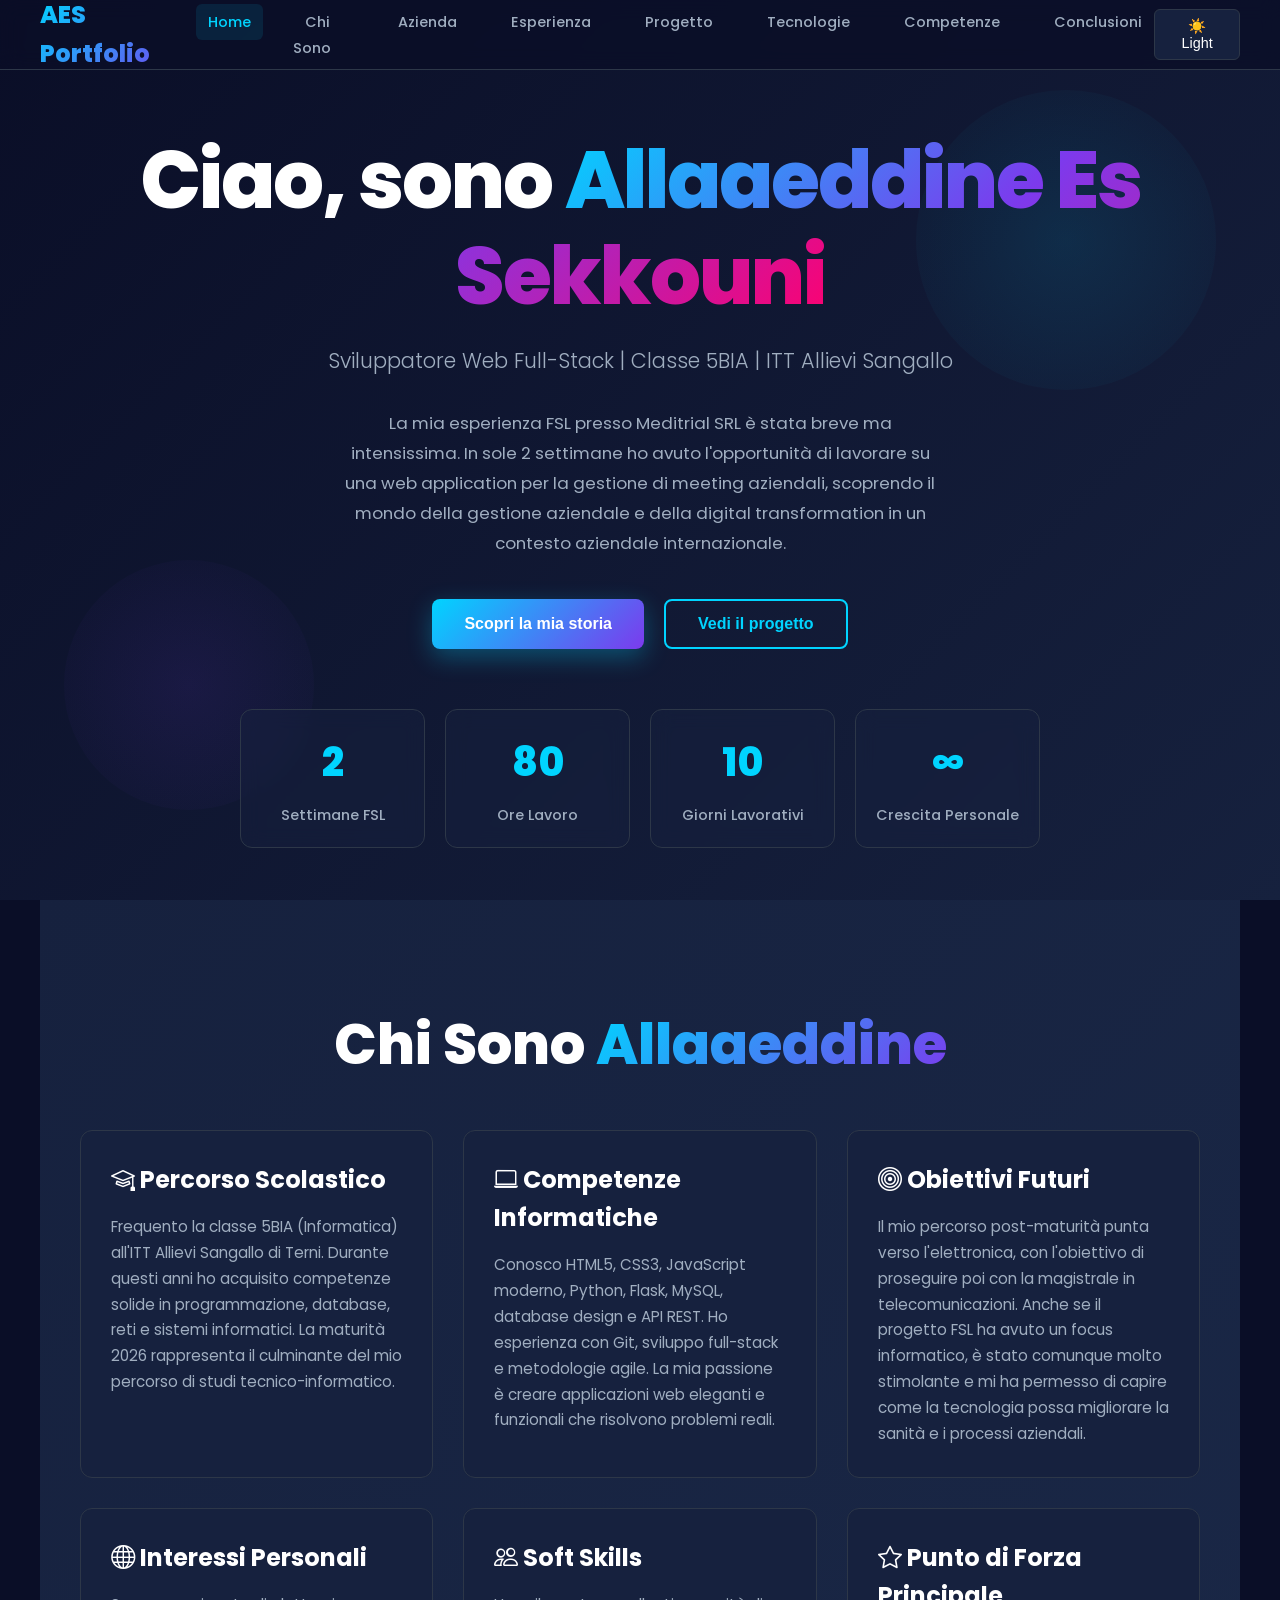
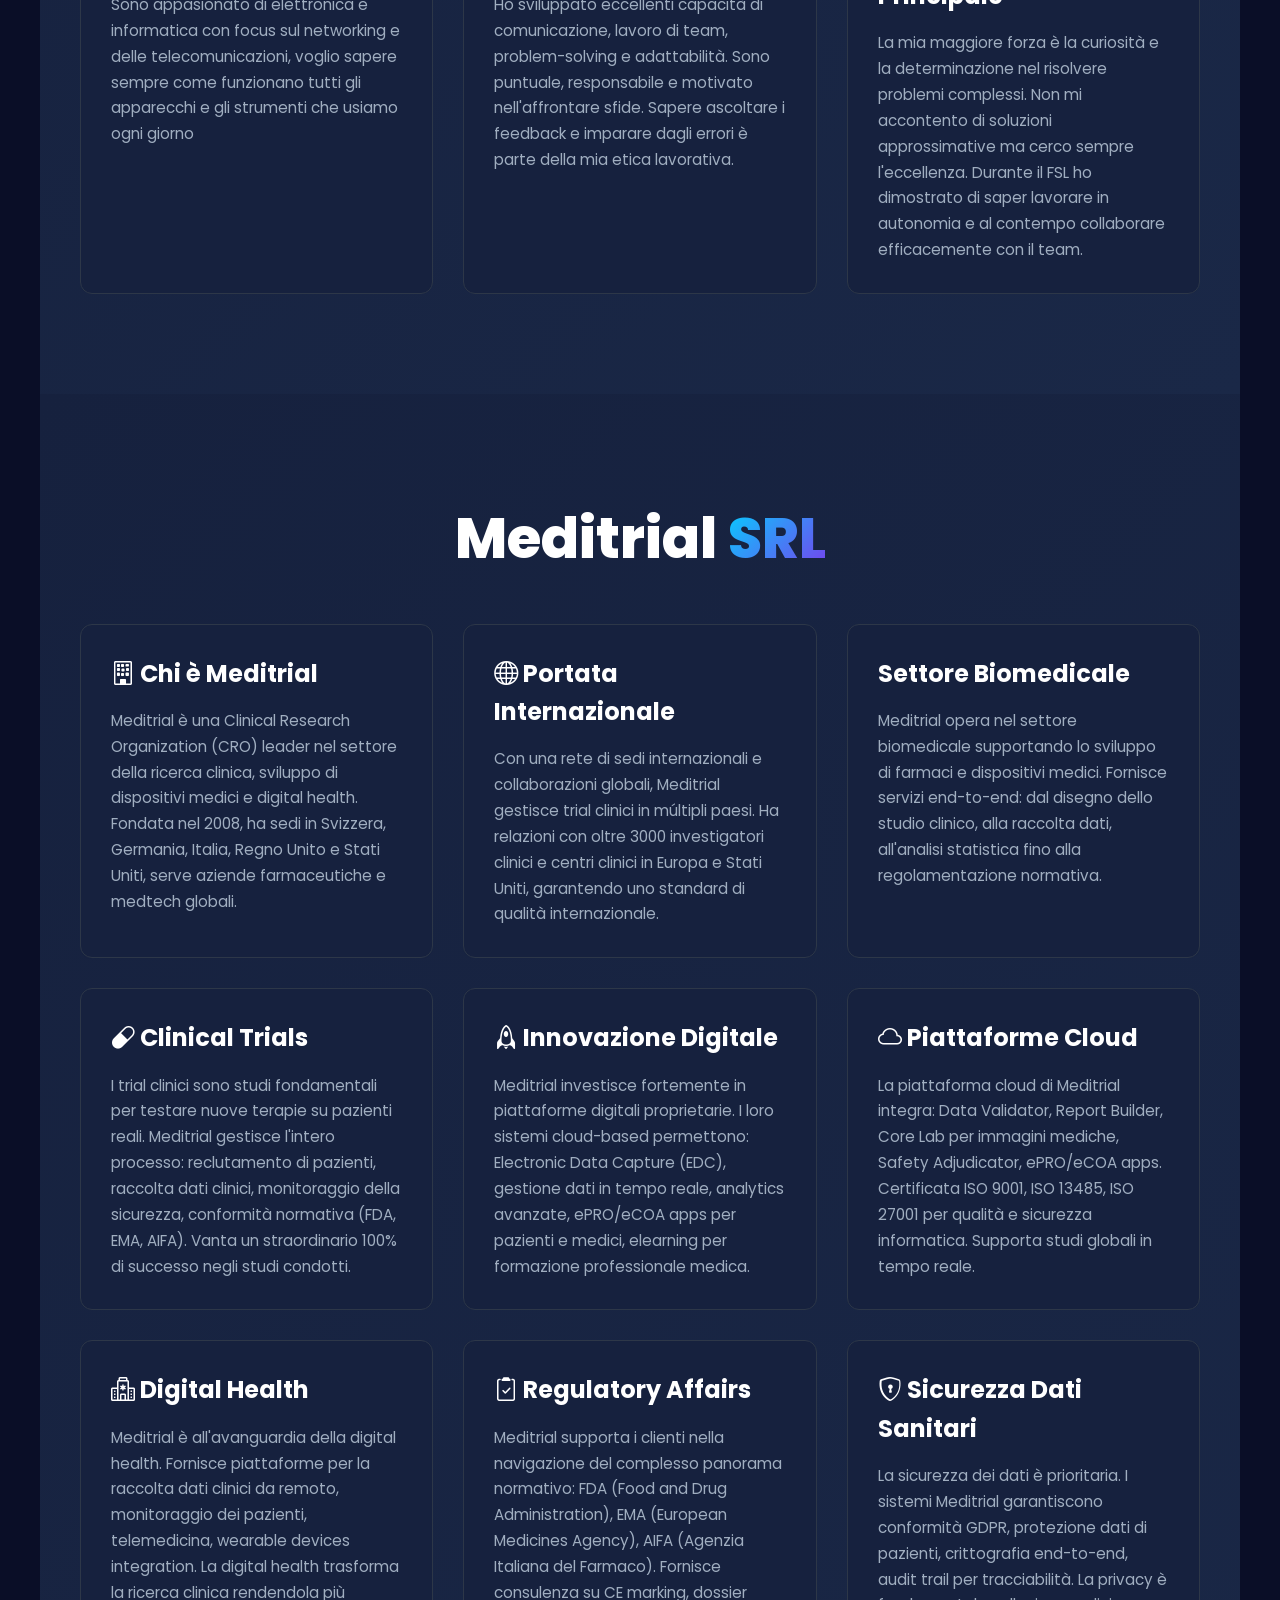
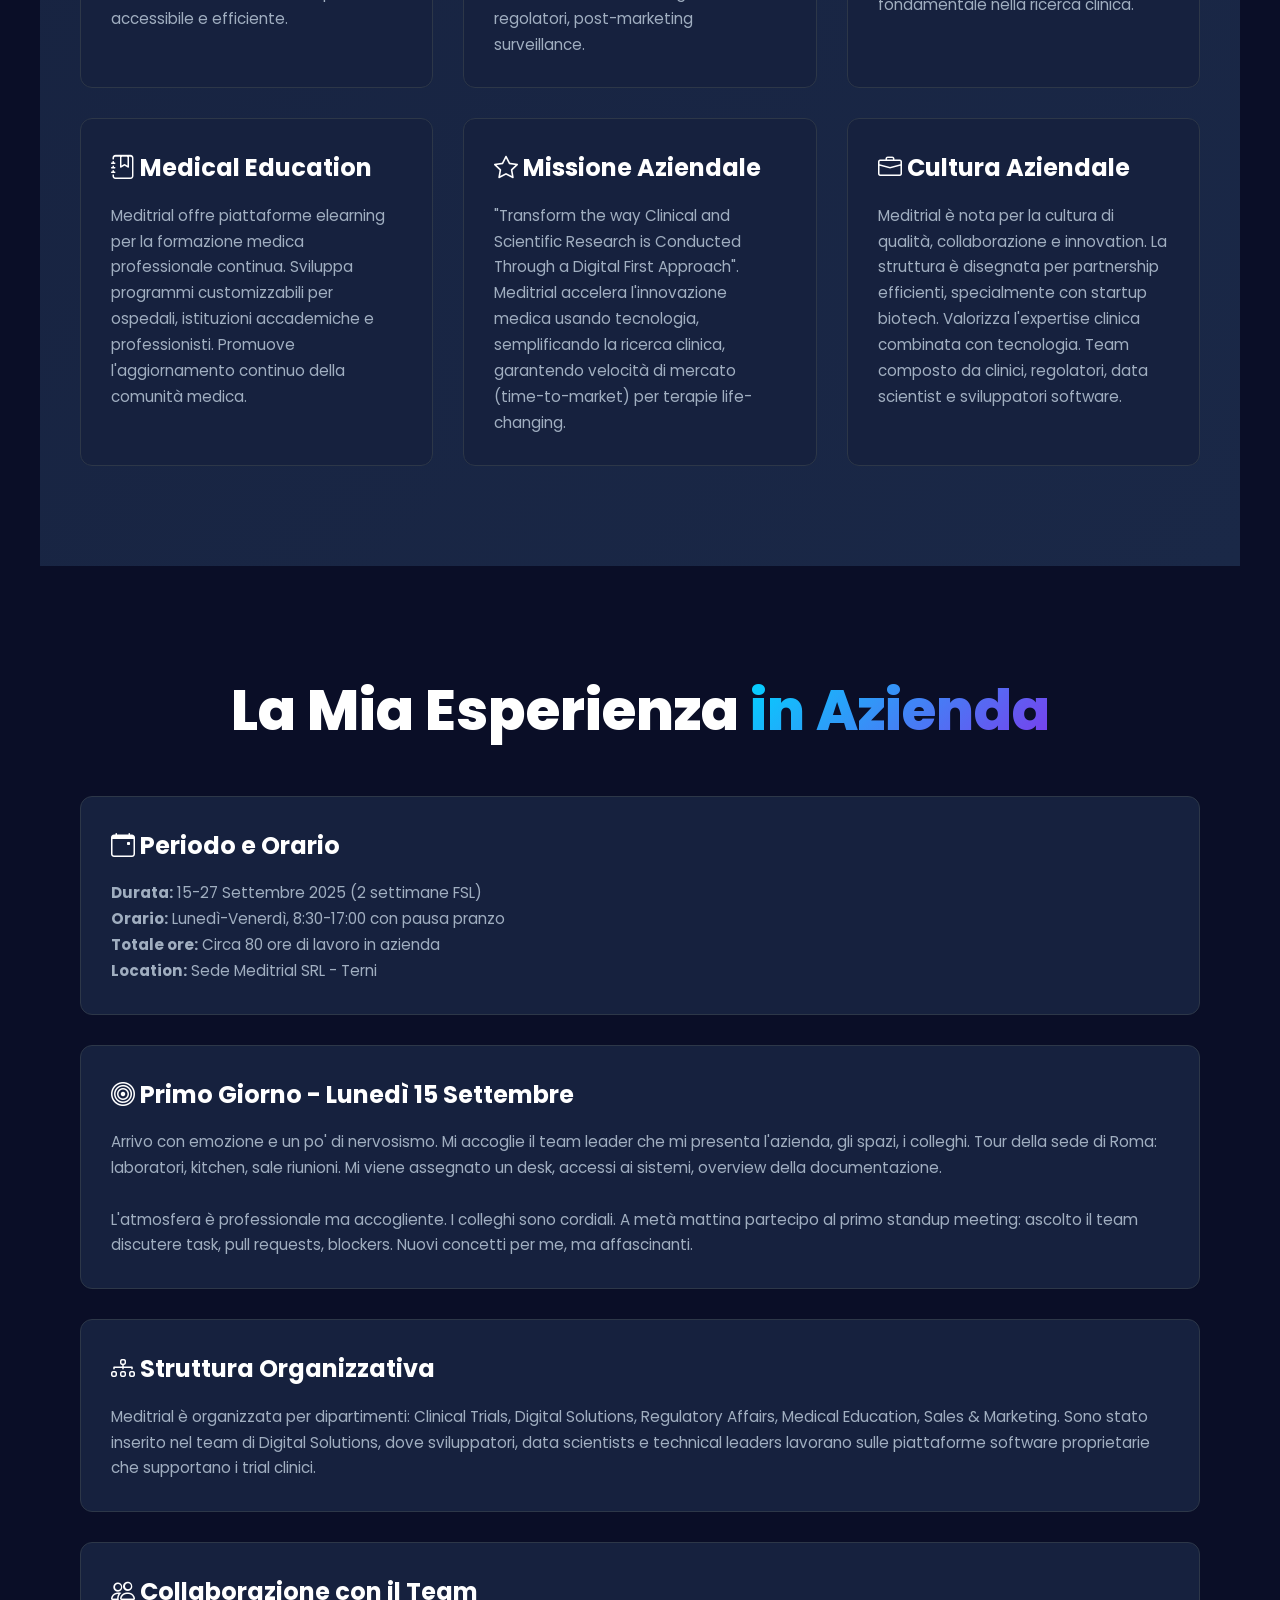
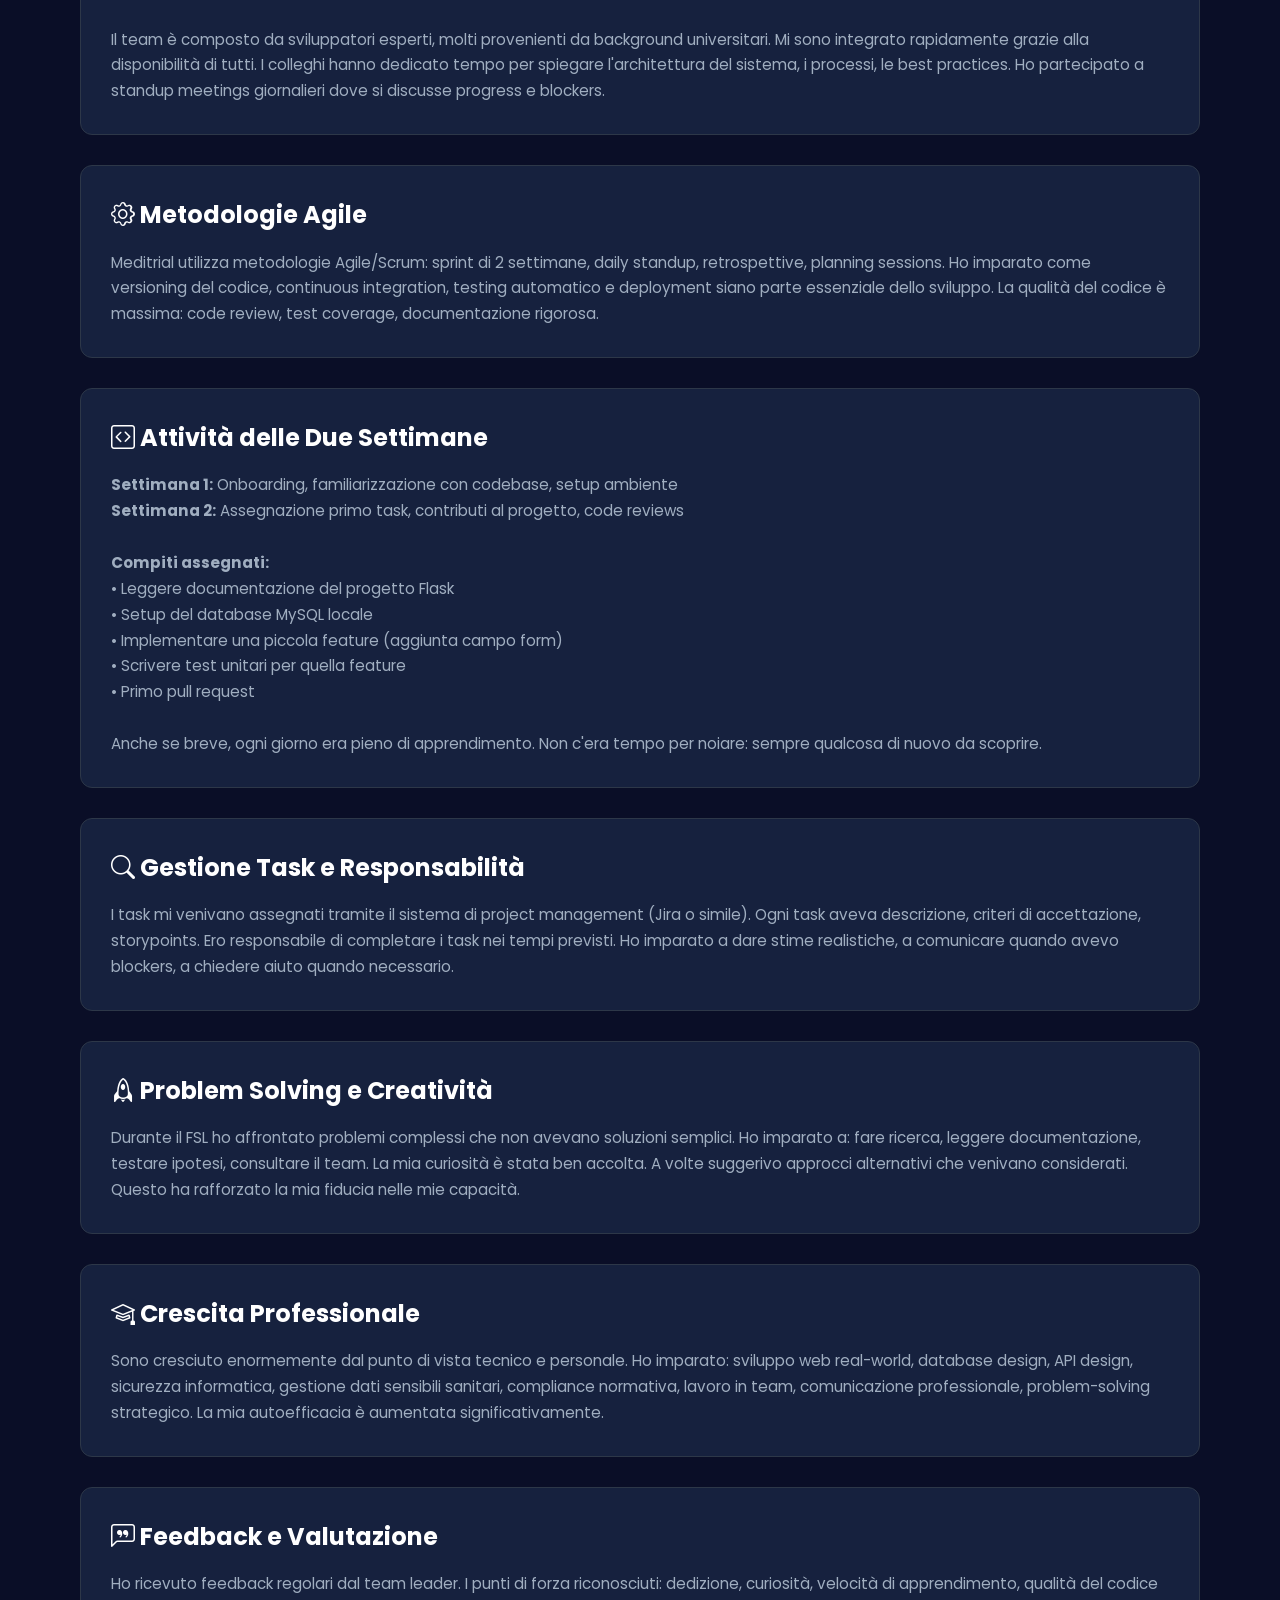
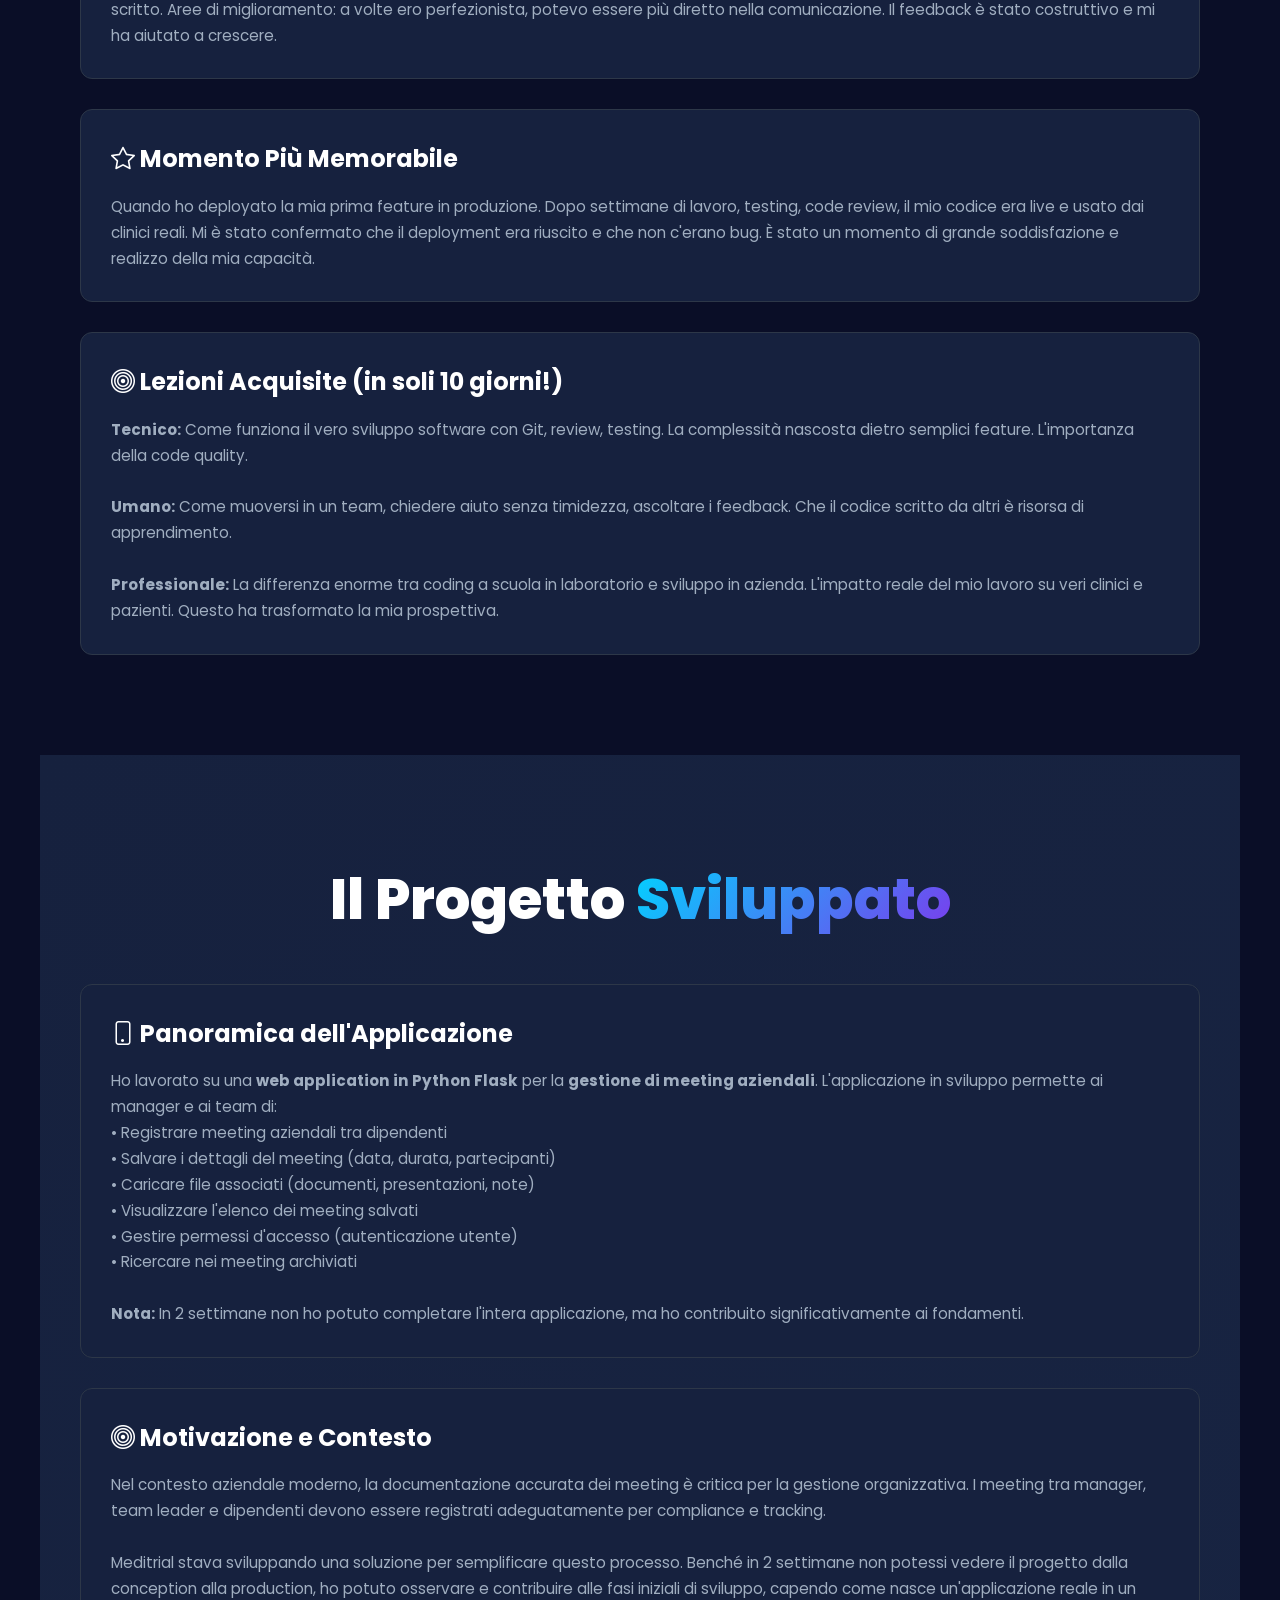
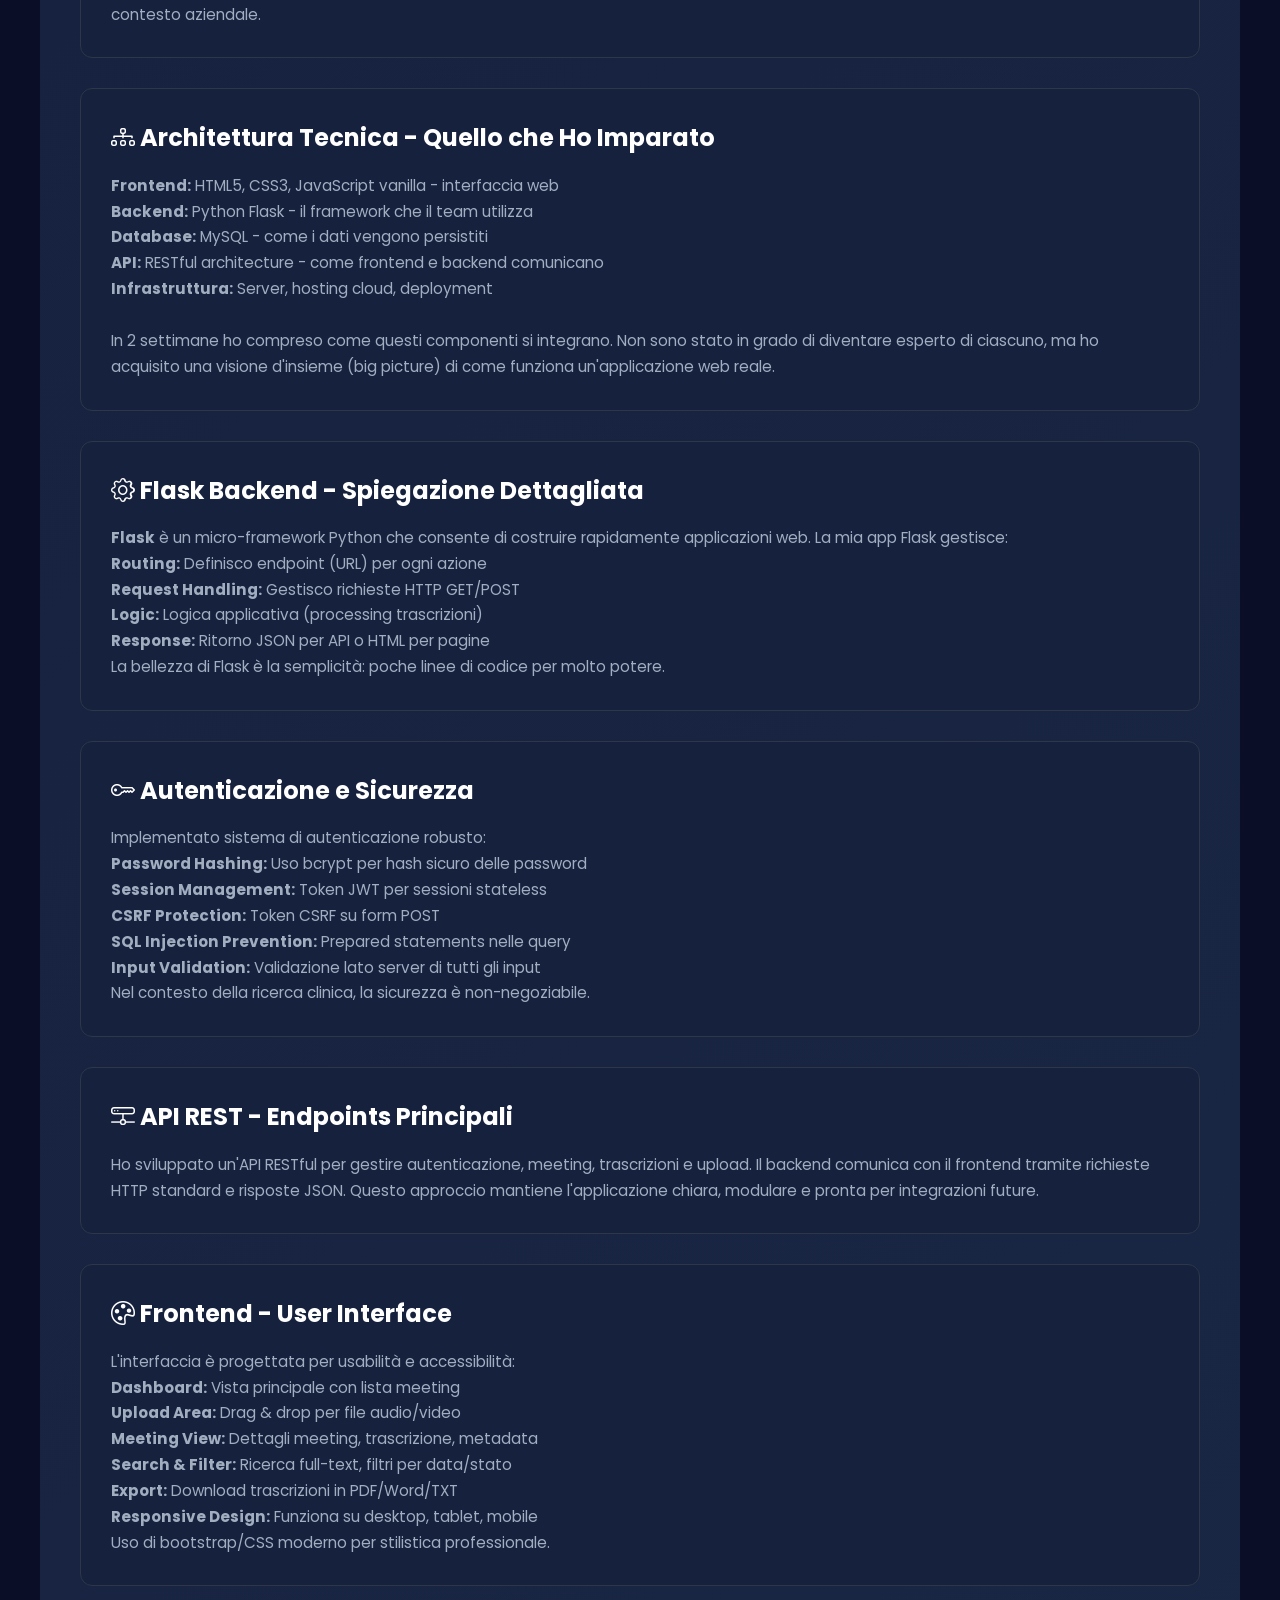
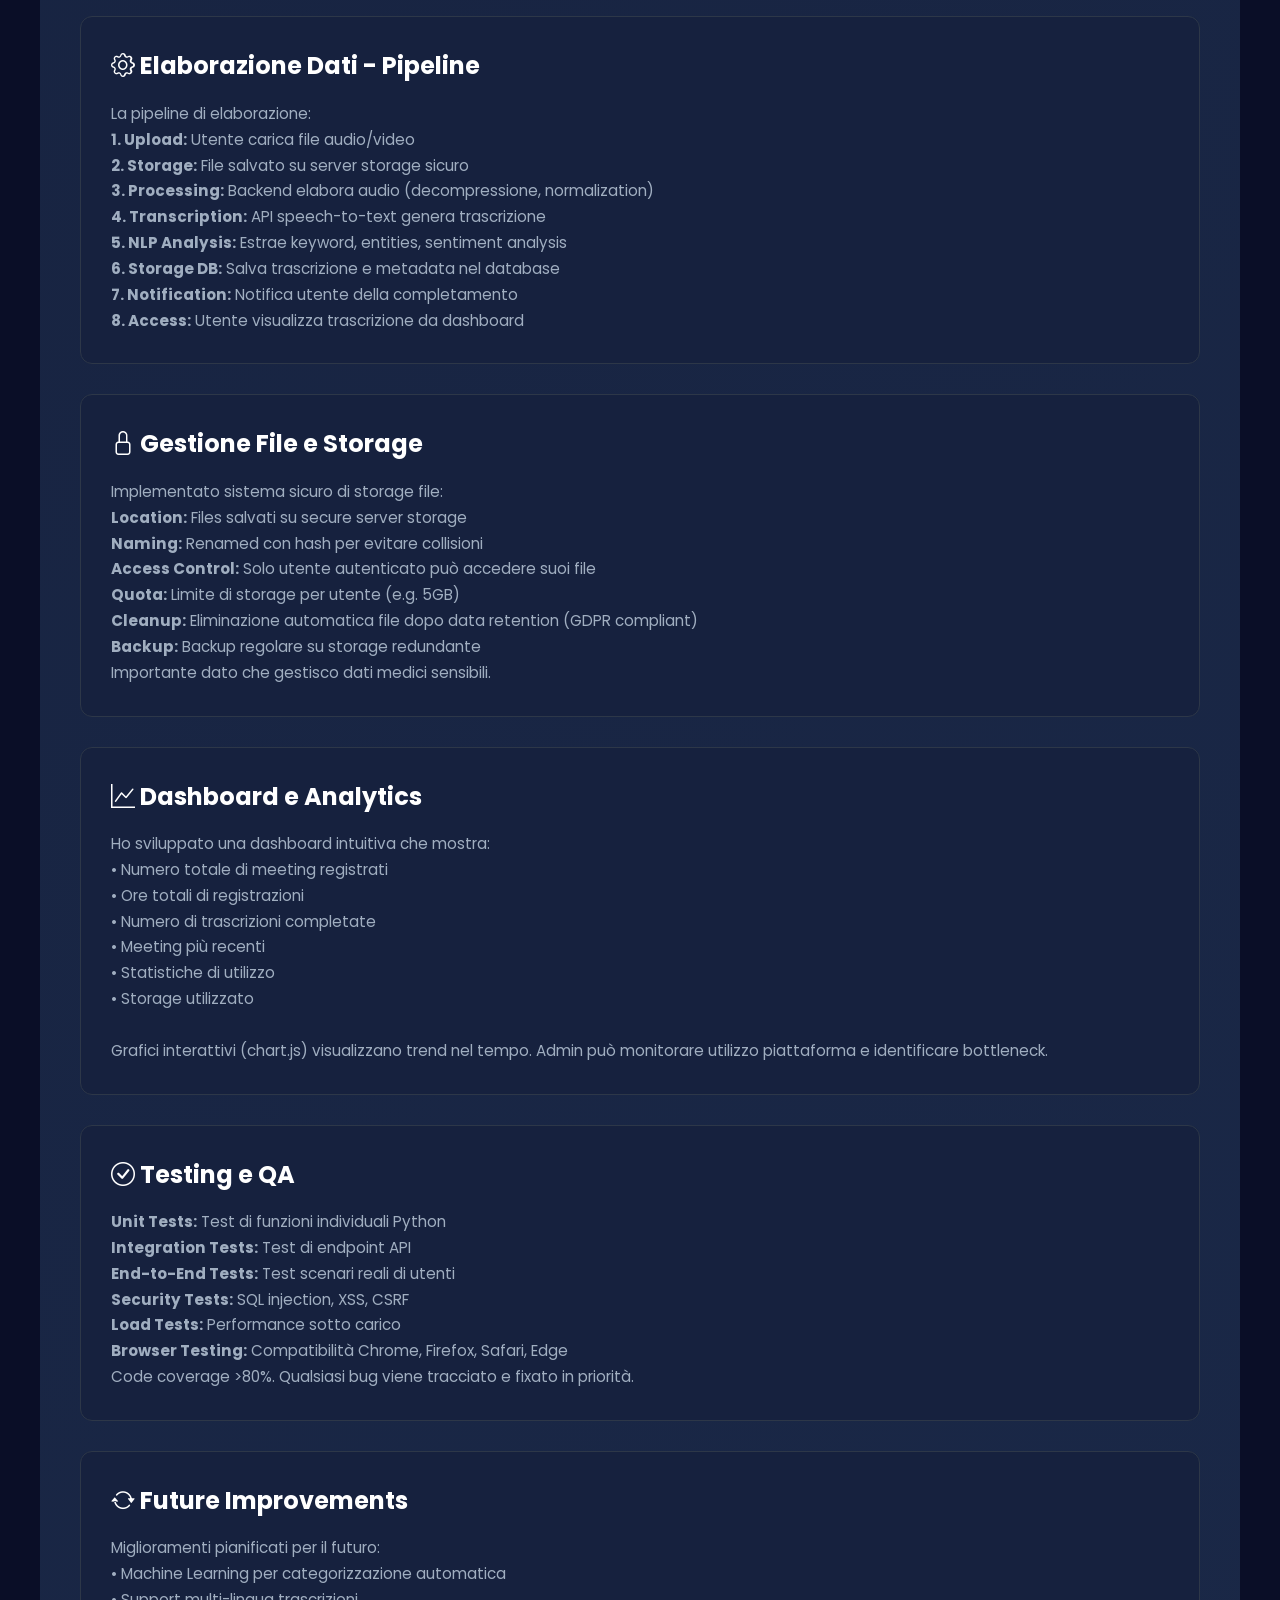
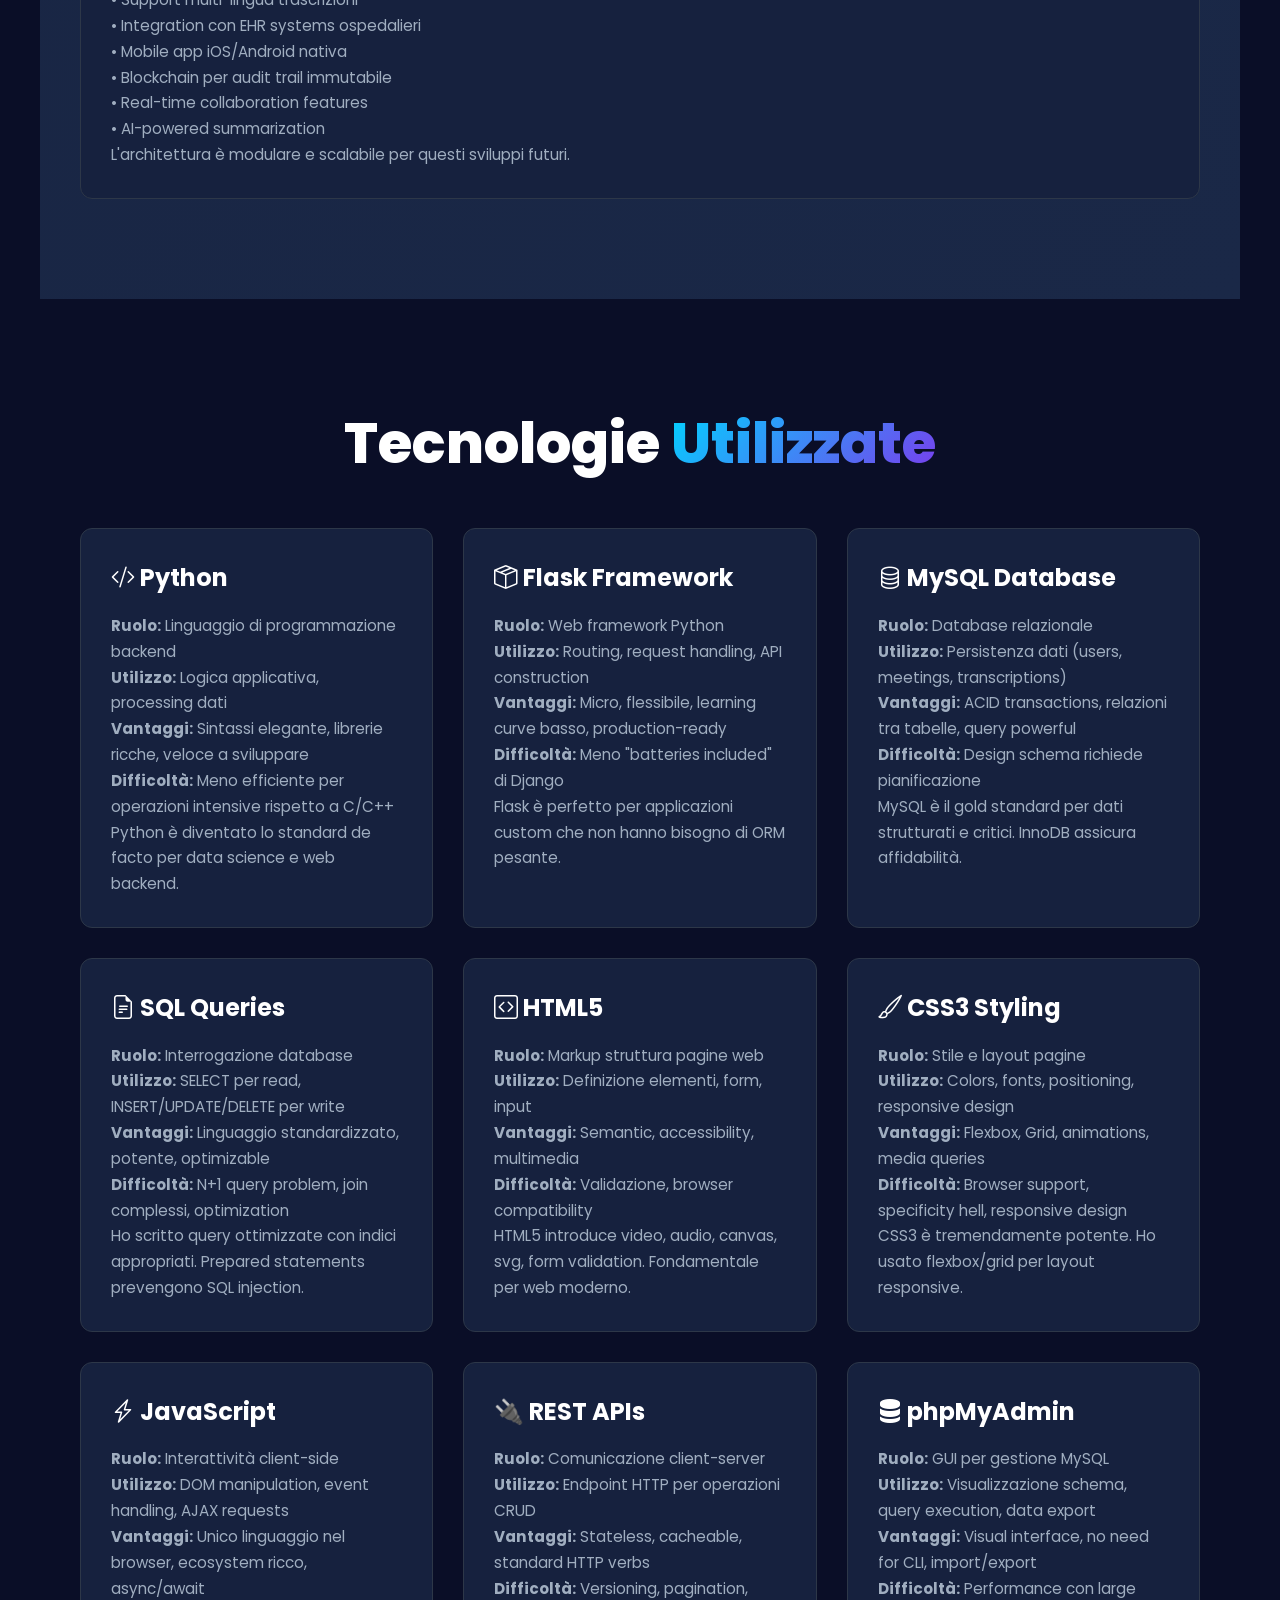
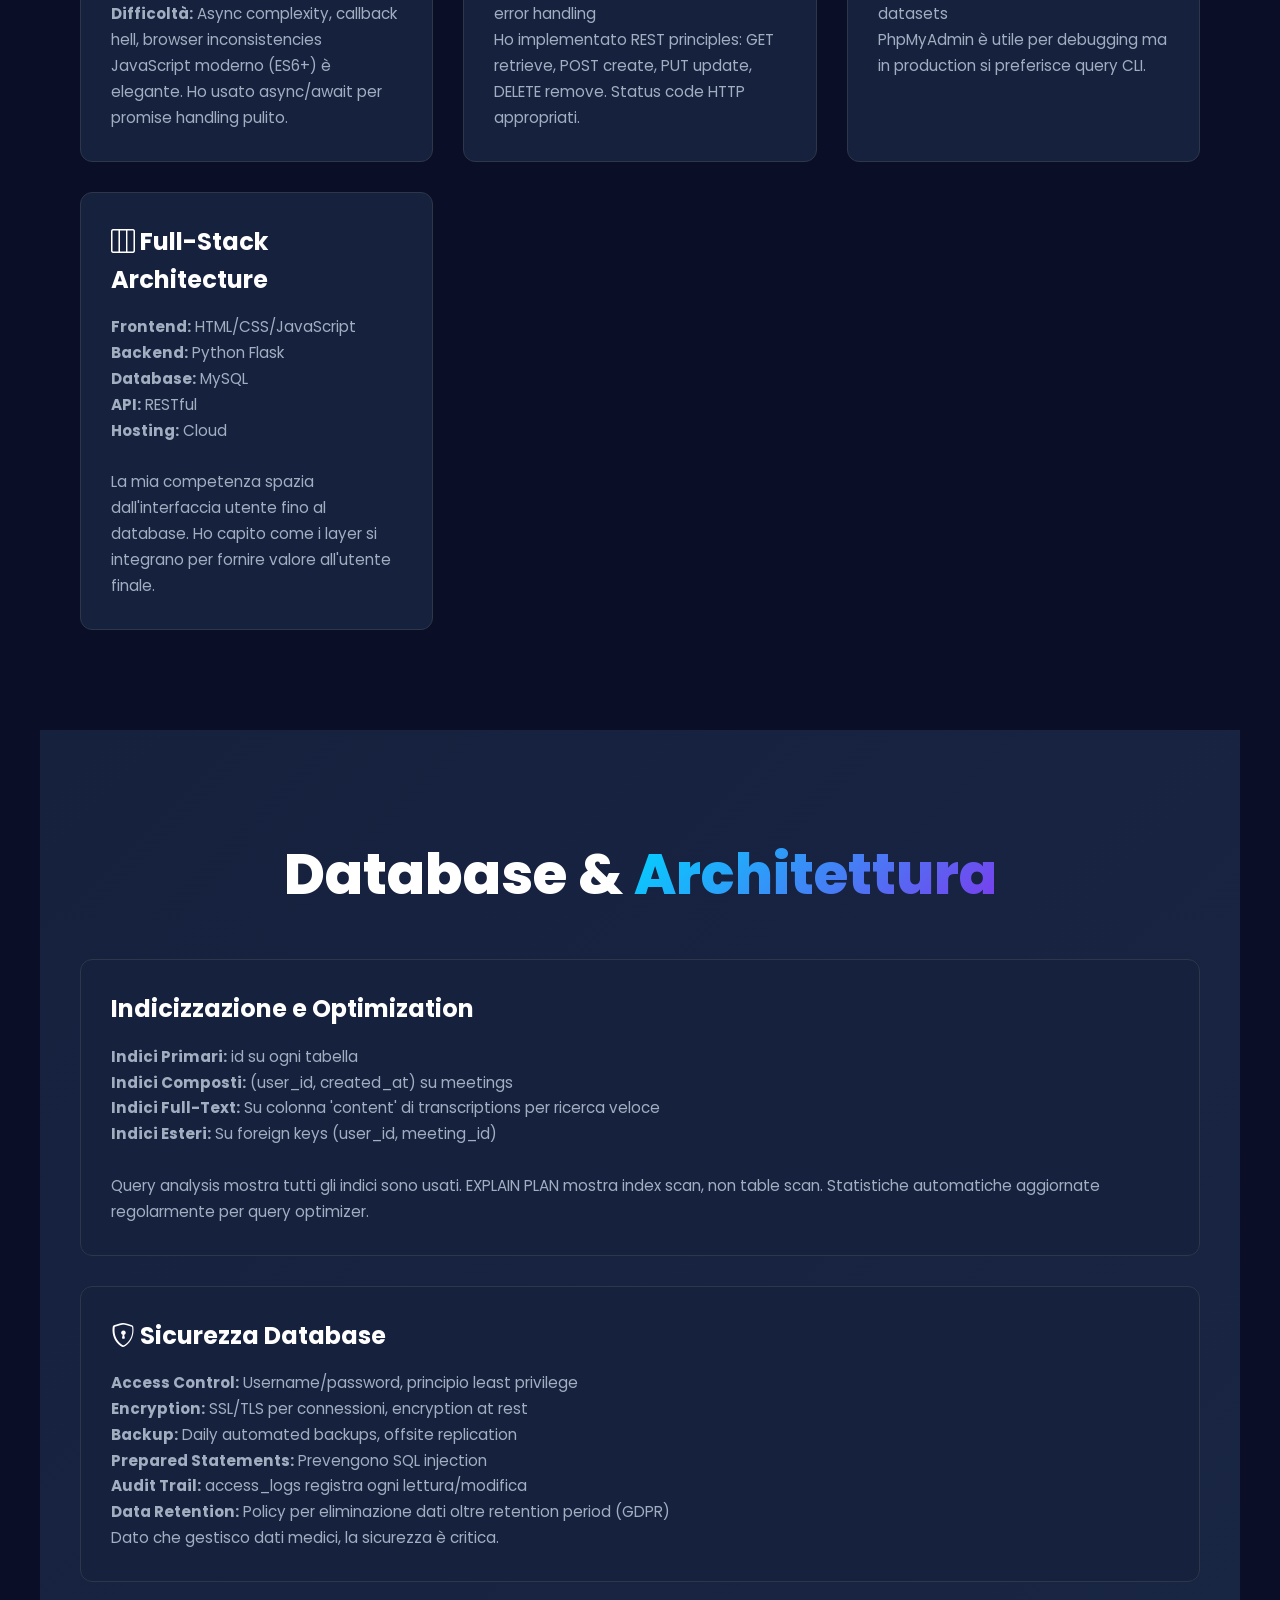
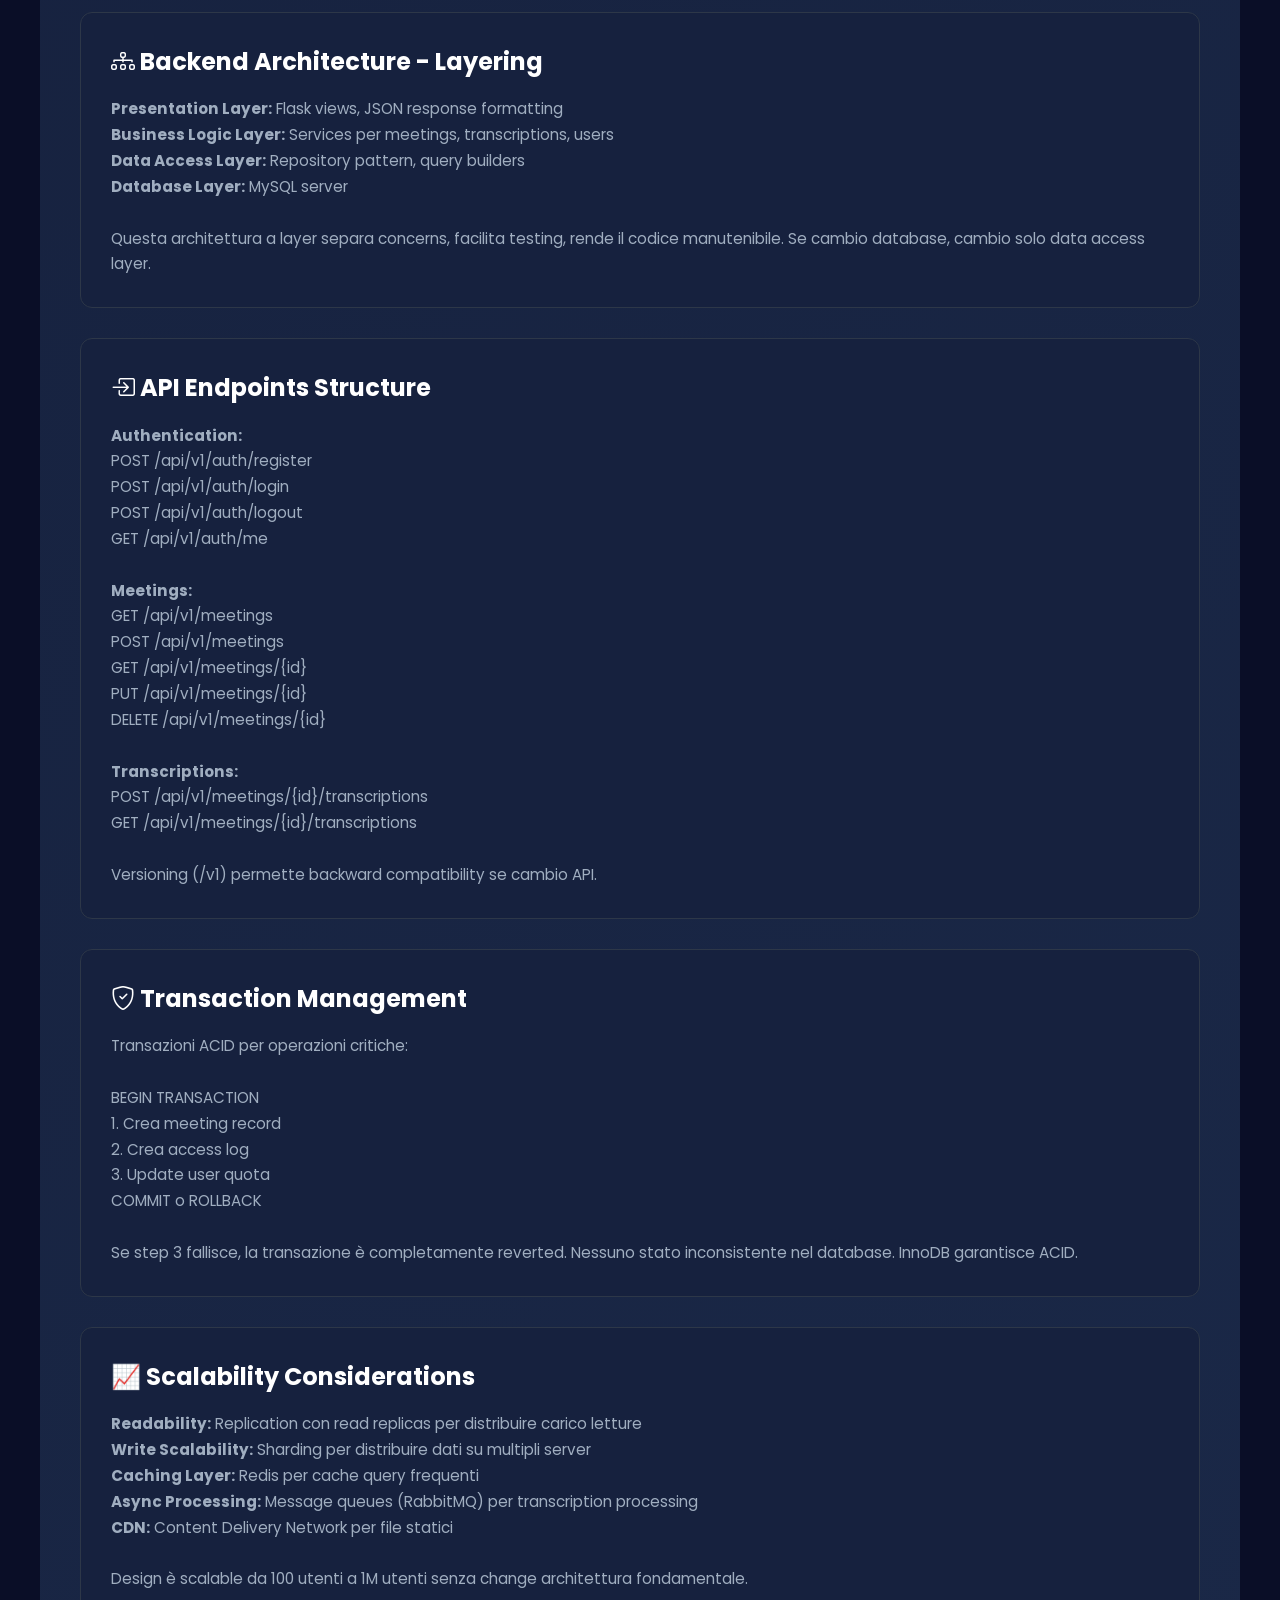
<file: index.html>
<!DOCTYPE html>
<html lang="it">
<head>
    <meta charset="UTF-8">
    <meta name="viewport" content="width=device-width, initial-scale=1.0">
    <title>Allaaeddine Es Sekkouni - Portfolio FSL Meditrial</title>
    <link href="https://fonts.googleapis.com/css2?family=Space+Mono:wght@400;700&family=Poppins:wght@300;400;500;600;700;800&display=swap" rel="stylesheet">
    <link rel="stylesheet" href="https://cdn.jsdelivr.net/npm/bootstrap-icons@1.11.0/font/bootstrap-icons.css">
    <link rel="stylesheet" href="styles.css">
</head>
<body>
    <!-- NAVBAR -->
    <nav>
        <div class="logo">AES Portfolio</div>
        <ul class="nav-links" id="navLinks">
            <li><a href="#home" class="nav-link active">Home</a></li>
            <li><a href="#chi-sono" class="nav-link">Chi Sono</a></li>
            <li><a href="#azienda" class="nav-link">Azienda</a></li>
            <li><a href="#esperienza" class="nav-link">Esperienza</a></li>
            <li><a href="#progetto" class="nav-link">Progetto</a></li>
            <li><a href="#tecnologie" class="nav-link">Tecnologie</a></li>
            <li><a href="#competenze" class="nav-link">Competenze</a></li>
            <li><a href="#conclusioni" class="nav-link">Conclusioni</a></li>
        </ul>
        <button class="toggle-btn" id="themeToggle">Dark Mode</button>
    </nav>

    <!-- HERO SECTION -->
    <section id="home" class="hero">
        <div class="hero-content">
            <h1>
                Ciao, sono 
                <span class="name">Allaaeddine Es Sekkouni</span>
            </h1>
            <p class="subtitle">Sviluppatore Web Full-Stack | Classe 5BIA | ITT Allievi Sangallo</p>
            <p class="description">
                La mia esperienza FSL presso Meditrial SRL è stata breve ma intensissima. 
                In sole 2 settimane ho avuto l'opportunità di lavorare su una web application 
                per la gestione di meeting aziendali, scoprendo il mondo della gestione aziendale 
                e della digital transformation in un contesto aziendale internazionale.
            </p>
            <div class="cta-buttons">
                <button class="btn btn-primary" onclick="document.getElementById('chi-sono').scrollIntoView({behavior: 'smooth'})">
                    Scopri la mia storia
                </button>
                <button class="btn btn-secondary" onclick="document.getElementById('progetto').scrollIntoView({behavior: 'smooth'})">
                    Vedi il progetto
                </button>
            </div>
            <div class="stats">
                <div class="stat-item">
                    <div class="stat-number">2</div>
                    <div class="stat-label">Settimane FSL</div>
                </div>
                <div class="stat-item">
                    <div class="stat-number">80</div>
                    <div class="stat-label">Ore Lavoro</div>
                </div>
                <div class="stat-item">
                    <div class="stat-number">10</div>
                    <div class="stat-label">Giorni Lavorativi</div>
                </div>
                <div class="stat-item">
                    <div class="stat-number">∞</div>
                    <div class="stat-label">Crescita Personale</div>
                </div>
            </div>
        </div>
    </section>

    <!-- CHI SONO -->
    <section id="chi-sono" class="section section-dark">
        <h2>Chi Sono <span class="gradient">Allaaeddine</span></h2>
        <div class="content-grid">
            <div class="card scroll-reveal">
                <h3><i class="bi bi-mortarboard"></i> Percorso Scolastico</h3>
                <p>
                    Frequento la classe 5BIA (Informatica) all'ITT Allievi Sangallo di Terni. 
                    Durante questi anni ho acquisito competenze solide in programmazione, 
                    database, reti e sistemi informatici. La maturità 2026 rappresenta il 
                    culminante del mio percorso di studi tecnico-informatico.
                </p>
            </div>
            <div class="card scroll-reveal">
                <h3><i class="bi bi-laptop"></i> Competenze Informatiche</h3>
                <p>
                    Conosco HTML5, CSS3, JavaScript moderno, Python, Flask, MySQL, 
                    database design e API REST. Ho esperienza con Git, sviluppo full-stack 
                    e metodologie agile. La mia passione è creare applicazioni web eleganti 
                    e funzionali che risolvono problemi reali.
                </p>
            </div>
            <div class="card scroll-reveal">
                <h3><i class="bi bi-bullseye"></i> Obiettivi Futuri</h3>
                <p>
                    Il mio percorso post-maturità punta verso l'elettronica, con l'obiettivo di 
                    proseguire poi con la magistrale in telecomunicazioni. 
                    Anche se il progetto FSL ha avuto un focus informatico, è stato comunque 
                    molto stimolante e mi ha permesso di capire come la tecnologia possa 
                    migliorare la sanità e i processi aziendali.
                </p>
            </div>
            <div class="card scroll-reveal">
                <h3><i class="bi bi-globe"></i> Interessi Personali</h3>
                <p>
                    Sono appasionato di elettronica e informatica con focus sul networking e delle telecomunicazioni,
                    voglio sapere sempre come funzionano tutti gli apparecchi e gli strumenti che usiamo ogni giorno
                </p>
            </div>
            <div class="card scroll-reveal">
                <h3><i class="bi bi-people"></i> Soft Skills</h3>
                <p>
                    Ho sviluppato eccellenti capacità di comunicazione, lavoro di team, 
                    problem-solving e adattabilità. Sono puntuale, responsabile e motivato 
                    nell'affrontare sfide. Sapere ascoltare i feedback e imparare dagli errori 
                    è parte della mia etica lavorativa.
                </p>
            </div>
            <div class="card scroll-reveal">
                <h3><i class="bi bi-star"></i> Punto di Forza Principale</h3>
                <p>
                    La mia maggiore forza è la curiosità e la determinazione nel risolvere 
                    problemi complessi. Non mi accontento di soluzioni approssimative ma 
                    cerco sempre l'eccellenza. Durante il FSL ho dimostrato di saper lavorare 
                    in autonomia e al contempo collaborare efficacemente con il team.
                </p>
            </div>
        </div>
    </section>

    

    <!-- AZIENDA MEDITRIAL -->
    <section id="azienda" class="section section-dark">
        <h2>Meditrial <span class="gradient">SRL</span></h2>
        <div class="content-grid">
            <div class="card scroll-reveal">
                <h3><i class="bi bi-building"></i> Chi è Meditrial</h3>
                <p>
                    Meditrial è una Clinical Research Organization (CRO) leader nel settore della ricerca clinica, 
                    sviluppo di dispositivi medici e digital health. Fondata nel 2008, ha sedi in Svizzera, 
                    Germania, Italia, Regno Unito e Stati Uniti, serve aziende farmaceutiche e medtech globali.
                </p>
            </div>
            <div class="card scroll-reveal">
                <h3><i class="bi bi-globe"></i> Portata Internazionale</h3>
                <p>
                    Con una rete di sedi internazionali e collaborazioni globali, Meditrial gestisce 
                    trial clinici in múltipli paesi. Ha relazioni con oltre 3000 investigatori clinici 
                    e centri clinici in Europa e Stati Uniti, garantendo uno standard di qualità internazionale.
                </p>
            </div>
            <div class="card scroll-reveal">
                <h3><i class="bi bi-microscope"></i> Settore Biomedicale</h3>
                <p>
                    Meditrial opera nel settore biomedicale supportando lo sviluppo di farmaci e dispositivi medici. 
                    Fornisce servizi end-to-end: dal disegno dello studio clinico, alla raccolta dati, 
                    all'analisi statistica fino alla regolamentazione normativa.
                </p>
            </div>
            <div class="card scroll-reveal">
                <h3><i class="bi bi-capsule"></i> Clinical Trials</h3>
                <p>
                    I trial clinici sono studi fondamentali per testare nuove terapie su pazienti reali. 
                    Meditrial gestisce l'intero processo: reclutamento di pazienti, raccolta dati clinici, 
                    monitoraggio della sicurezza, conformità normativa (FDA, EMA, AIFA). Vanta un 
                    straordinario 100% di successo negli studi condotti.
                </p>
            </div>
            <div class="card scroll-reveal">
                <h3><i class="bi bi-rocket"></i> Innovazione Digitale</h3>
                <p>
                    Meditrial investisce fortemente in piattaforme digitali proprietarie. 
                    I loro sistemi cloud-based permettono: Electronic Data Capture (EDC), 
                    gestione dati in tempo reale, analytics avanzate, ePRO/eCOA apps per pazienti 
                    e medici, elearning per formazione professionale medica.
                </p>
            </div>
            <div class="card scroll-reveal">
                <h3><i class="bi bi-cloud"></i> Piattaforme Cloud</h3>
                <p>
                    La piattaforma cloud di Meditrial integra: Data Validator, Report Builder, 
                    Core Lab per immagini mediche, Safety Adjudicator, ePRO/eCOA apps. 
                    Certificata ISO 9001, ISO 13485, ISO 27001 per qualità e sicurezza informatica. 
                    Supporta studi globali in tempo reale.
                </p>
            </div>
            <div class="card scroll-reveal">
                <h3><i class="bi bi-hospital"></i> Digital Health</h3>
                <p>
                    Meditrial è all'avanguardia della digital health. Fornisce piattaforme 
                    per la raccolta dati clinici da remoto, monitoraggio dei pazienti, 
                    telemedicina, wearable devices integration. La digital health trasforma 
                    la ricerca clinica rendendola più accessibile e efficiente.
                </p>
            </div>
            <div class="card scroll-reveal">
                <h3><i class="bi bi-clipboard2-check"></i> Regulatory Affairs</h3>
                <p>
                    Meditrial supporta i clienti nella navigazione del complesso panorama normativo: 
                    FDA (Food and Drug Administration), EMA (European Medicines Agency), 
                    AIFA (Agenzia Italiana del Farmaco). Fornisce consulenza su CE marking, 
                    dossier regolatori, post-marketing surveillance.
                </p>
            </div>
            <div class="card scroll-reveal">
                <h3><i class="bi bi-shield-lock"></i> Sicurezza Dati Sanitari</h3>
                <p>
                    La sicurezza dei dati è prioritaria. I sistemi Meditrial garantiscono 
                    conformità GDPR, protezione dati di pazienti, crittografia end-to-end, 
                    audit trail per tracciabilità. La privacy è fondamentale nella ricerca clinica.
                </p>
            </div>
            <div class="card scroll-reveal">
                <h3><i class="bi bi-journal-bookmark"></i> Medical Education</h3>
                <p>
                    Meditrial offre piattaforme elearning per la formazione medica professionale continua. 
                    Sviluppa programmi customizzabili per ospedali, istituzioni accademiche e professionisti. 
                    Promuove l'aggiornamento continuo della comunità medica.
                </p>
            </div>
            <div class="card scroll-reveal">
                <h3><i class="bi bi-star"></i> Missione Aziendale</h3>
                <p>
                    "Transform the way Clinical and Scientific Research is Conducted Through a Digital First Approach". 
                    Meditrial accelera l'innovazione medica usando tecnologia, semplificando la ricerca clinica, 
                    garantendo velocità di mercato (time-to-market) per terapie life-changing.
                </p>
            </div>
            <div class="card scroll-reveal">
                <h3><i class="bi bi-briefcase"></i> Cultura Aziendale</h3>
                <p>
                    Meditrial è nota per la cultura di qualità, collaborazione e innovation. 
                    La struttura è disegnata per partnership efficienti, specialmente con startup biotech. 
                    Valorizza l'expertise clinica combinata con tecnologia. Team composto da clinici, 
                    regolatori, data scientist e sviluppatori software.
                </p>
            </div>
        </div>
    </section>

    <!-- ESPERIENZA IN AZIENDA -->
    <section id="esperienza" class="section">
        <h2>La Mia Esperienza <span class="gradient">in Azienda</span></h2>
        <div class="content-grid" style="grid-template-columns: 1fr;">
            <div class="card scroll-reveal">
                <h3><i class="bi bi-calendar-event"></i> Periodo e Orario</h3>
                <p>
                    <strong>Durata:</strong> 15-27 Settembre 2025 (2 settimane FSL)<br>
                    <strong>Orario:</strong> Lunedì-Venerdì, 8:30-17:00 con pausa pranzo<br>
                    <strong>Totale ore:</strong> Circa 80 ore di lavoro in azienda<br>
                    <strong>Location:</strong> Sede Meditrial SRL - Terni
                </p>
            </div>
            <div class="card scroll-reveal">
                <h3><i class="bi bi-bullseye"></i> Primo Giorno - Lunedì 15 Settembre</h3>
                <p>
                    Arrivo con emozione e un po' di nervosismo. Mi accoglie il team leader che mi presenta l'azienda, 
                    gli spazi, i colleghi. Tour della sede di Roma: laboratori, kitchen, sale riunioni. 
                    Mi viene assegnato un desk, accessi ai sistemi, overview della documentazione.<br>
                    <br>
                    L'atmosfera è professionale ma accogliente. I colleghi sono cordiali. 
                    A metà mattina partecipo al primo standup meeting: ascolto il team discutere task, 
                    pull requests, blockers. Nuovi concetti per me, ma affascinanti.
                </p>
            </div>
            <div class="card scroll-reveal">
                <h3><i class="bi bi-diagram-3"></i> Struttura Organizzativa</h3>
                <p>
                    Meditrial è organizzata per dipartimenti: Clinical Trials, Digital Solutions, 
                    Regulatory Affairs, Medical Education, Sales & Marketing. Sono stato inserito 
                    nel team di Digital Solutions, dove sviluppatori, data scientists e technical 
                    leaders lavorano sulle piattaforme software proprietarie che supportano i trial clinici.
                </p>
            </div>
            <div class="card scroll-reveal">
                <h3><i class="bi bi-people"></i> Collaborazione con il Team</h3>
                <p>
                    Il team è composto da sviluppatori esperti, molti provenienti da background universitari. 
                    Mi sono integrato rapidamente grazie alla disponibilità di tutti. I colleghi hanno 
                    dedicato tempo per spiegare l'architettura del sistema, i processi, le best practices. 
                    Ho partecipato a standup meetings giornalieri dove si discusse progress e blockers.
                </p>
            </div>
            <div class="card scroll-reveal">
                <h3><i class="bi bi-gear"></i> Metodologie Agile</h3>
                <p>
                    Meditrial utilizza metodologie Agile/Scrum: sprint di 2 settimane, daily standup, 
                    retrospettive, planning sessions. Ho imparato come versioning del codice, continuous 
                    integration, testing automatico e deployment siano parte essenziale dello sviluppo. 
                    La qualità del codice è massima: code review, test coverage, documentazione rigorosa.
                </p>
            </div>
            <div class="card scroll-reveal">
                <h3><i class="bi bi-code-square"></i> Attività delle Due Settimane</h3>
                <p>
                    <strong>Settimana 1:</strong> Onboarding, familiarizzazione con codebase, setup ambiente<br>
                    <strong>Settimana 2:</strong> Assegnazione primo task, contributi al progetto, code reviews<br>
                    <br>
                    <strong>Compiti assegnati:</strong><br>
                    • Leggere documentazione del progetto Flask<br>
                    • Setup del database MySQL locale<br>
                    • Implementare una piccola feature (aggiunta campo form)<br>
                    • Scrivere test unitari per quella feature<br>
                    • Primo pull request<br>
                    <br>
                    Anche se breve, ogni giorno era pieno di apprendimento. 
                    Non c'era tempo per noiare: sempre qualcosa di nuovo da scoprire.
                </p>
            </div>
            <div class="card scroll-reveal">
                <h3><i class="bi bi-search"></i> Gestione Task e Responsabilità</h3>
                <p>
                    I task mi venivano assegnati tramite il sistema di project management (Jira o simile). 
                    Ogni task aveva descrizione, criteri di accettazione, storypoints. Ero responsabile 
                    di completare i task nei tempi previsti. Ho imparato a dare stime realistiche, 
                    a comunicare quando avevo blockers, a chiedere aiuto quando necessario.
                </p>
            </div>
            <div class="card scroll-reveal">
                <h3><i class="bi bi-rocket"></i> Problem Solving e Creatività</h3>
                <p>
                    Durante il FSL ho affrontato problemi complessi che non avevano soluzioni semplici. 
                    Ho imparato a: fare ricerca, leggere documentazione, testare ipotesi, consultare il team. 
                    La mia curiosità è stata ben accolta. A volte suggerivo approcci alternativi che venivano 
                    considerati. Questo ha rafforzato la mia fiducia nelle mie capacità.
                </p>
            </div>
            <div class="card scroll-reveal">
                <h3><i class="bi bi-mortarboard"></i> Crescita Professionale</h3>
                <p>
                    Sono cresciuto enormemente dal punto di vista tecnico e personale. 
                    Ho imparato: sviluppo web real-world, database design, API design, 
                    sicurezza informatica, gestione dati sensibili sanitari, compliance normativa, 
                    lavoro in team, comunicazione professionale, problem-solving strategico. 
                    La mia autoefficacia è aumentata significativamente.
                </p>
            </div>
            <div class="card scroll-reveal">
                <h3><i class="bi bi-chat-left-quote"></i> Feedback e Valutazione</h3>
                <p>
                    Ho ricevuto feedback regolari dal team leader. I punti di forza riconosciuti: 
                    dedizione, curiosità, velocità di apprendimento, qualità del codice scritto. 
                    Aree di miglioramento: a volte ero perfezionista, potevo essere più diretto 
                    nella comunicazione. Il feedback è stato costruttivo e mi ha aiutato a crescere.
                </p>
            </div>
            <div class="card scroll-reveal">
                <h3><i class="bi bi-star"></i> Momento Più Memorabile</h3>
                <p>
                    Quando ho deployato la mia prima feature in produzione. Dopo settimane di lavoro, 
                    testing, code review, il mio codice era live e usato dai clinici reali. 
                    Mi è stato confermato che il deployment era riuscito e che non c'erano bug. 
                    È stato un momento di grande soddisfazione e realizzo della mia capacità.
                </p>
            </div>
            <div class="card scroll-reveal">
                <h3><i class="bi bi-bullseye"></i> Lezioni Acquisite (in soli 10 giorni!)</h3>
                <p>
                    <strong>Tecnico:</strong> Come funziona il vero sviluppo software con Git, review, testing. 
                    La complessità nascosta dietro semplici feature. L'importanza della code quality.<br>
                    <br>
                    <strong>Umano:</strong> Come muoversi in un team, chiedere aiuto senza timidezza, 
                    ascoltare i feedback. Che il codice scritto da altri è risorsa di apprendimento.<br>
                    <br>
                    <strong>Professionale:</strong> La differenza enorme tra coding a scuola in laboratorio 
                    e sviluppo in azienda. L'impatto reale del mio lavoro su veri clinici e pazienti. 
                    Questo ha trasformato la mia prospettiva.
                </p>
            </div>
        </div>
    </section>

    <!-- PROGETTO SVILUPPATO -->
    <section id="progetto" class="section section-dark">
        <h2>Il Progetto <span class="gradient">Sviluppato</span></h2>
        <div class="content-grid" style="grid-template-columns: 1fr;">
            <div class="card scroll-reveal">
                <h3><i class="bi bi-phone"></i> Panoramica dell'Applicazione</h3>
                <p>
                    Ho lavorato su una <strong>web application in Python Flask</strong> per la <strong>gestione di meeting aziendali</strong>. 
                    L'applicazione in sviluppo permette ai manager e ai team di:
                    <br>
                    • Registrare meeting aziendali tra dipendenti<br>
                    • Salvare i dettagli del meeting (data, durata, partecipanti)<br>
                    • Caricare file associati (documenti, presentazioni, note)<br>
                    • Visualizzare l'elenco dei meeting salvati<br>
                    • Gestire permessi d'accesso (autenticazione utente)<br>
                    • Ricercare nei meeting archiviati<br>
                    <br>
                    <strong>Nota:</strong> In 2 settimane non ho potuto completare l'intera applicazione, 
                    ma ho contribuito significativamente ai fondamenti.
                </p>
            </div>
            <div class="card scroll-reveal">
                <h3><i class="bi bi-bullseye"></i> Motivazione e Contesto</h3>
                <p>
                    Nel contesto aziendale moderno, la documentazione accurata dei meeting è critica per la gestione organizzativa. 
                    I meeting tra manager, team leader e dipendenti devono essere registrati adeguatamente per compliance e tracking.
                    <br><br>
                    Meditrial stava sviluppando una soluzione per semplificare questo processo. 
                    Benché in 2 settimane non potessi vedere il progetto dalla conception alla production, 
                    ho potuto osservare e contribuire alle fasi iniziali di sviluppo, capendo come nasce 
                    un'applicazione reale in un contesto aziendale.
                </p>
            </div>
            <div class="card scroll-reveal">
                <h3><i class="bi bi-diagram-3"></i> Architettura Tecnica - Quello che Ho Imparato</h3>
                <p>
                    <strong>Frontend:</strong> HTML5, CSS3, JavaScript vanilla - interfaccia web<br>
                    <strong>Backend:</strong> Python Flask - il framework che il team utilizza<br>
                    <strong>Database:</strong> MySQL - come i dati vengono persistiti<br>
                    <strong>API:</strong> RESTful architecture - come frontend e backend comunicano<br>
                    <strong>Infrastruttura:</strong> Server, hosting cloud, deployment<br>
                    <br>
                    In 2 settimane ho compreso come questi componenti si integrano. 
                    Non sono stato in grado di diventare esperto di ciascuno, ma ho acquisito 
                    una visione d'insieme (big picture) di come funziona un'applicazione web reale.
                </p>
            </div>
            <div class="card scroll-reveal">
                <h3><i class="bi bi-gear"></i> Flask Backend - Spiegazione Dettagliata</h3>
                <p>
                    <strong>Flask</strong> è un micro-framework Python che consente di costruire 
                    rapidamente applicazioni web. La mia app Flask gestisce:
                    <br><strong>Routing:</strong> Definisco endpoint (URL) per ogni azione<br>
                    <strong>Request Handling:</strong> Gestisco richieste HTTP GET/POST<br>
                    <strong>Logic:</strong> Logica applicativa (processing trascrizioni)<br>
                    <strong>Response:</strong> Ritorno JSON per API o HTML per pagine<br>
                    La bellezza di Flask è la semplicità: poche linee di codice per molto potere.
                </p>
            </div>
            
            <div class="card scroll-reveal">
                <h3><i class="bi bi-key"></i> Autenticazione e Sicurezza</h3>
                <p>
                    Implementato sistema di autenticazione robusto:<br>
                    <strong>Password Hashing:</strong> Uso bcrypt per hash sicuro delle password<br>
                    <strong>Session Management:</strong> Token JWT per sessioni stateless<br>
                    <strong>CSRF Protection:</strong> Token CSRF su form POST<br>
                    <strong>SQL Injection Prevention:</strong> Prepared statements nelle query<br>
                    <strong>Input Validation:</strong> Validazione lato server di tutti gli input<br>
                    Nel contesto della ricerca clinica, la sicurezza è non-negoziabile.
                </p>
            </div>
            <div class="card scroll-reveal">
                <h3><i class="bi bi-hdd-network"></i> API REST - Endpoints Principali</h3>
                <p>
                    Ho sviluppato un'API RESTful per gestire autenticazione, meeting, trascrizioni e upload.
                    Il backend comunica con il frontend tramite richieste HTTP standard e risposte JSON.
                    Questo approccio mantiene l'applicazione chiara, modulare e pronta per integrazioni future.
                </p>
            </div>
            <div class="card scroll-reveal">
                <h3><i class="bi bi-palette"></i> Frontend - User Interface</h3>
                <p>
                    L'interfaccia è progettata per usabilità e accessibilità:<br>
                    <strong>Dashboard:</strong> Vista principale con lista meeting<br>
                    <strong>Upload Area:</strong> Drag & drop per file audio/video<br>
                    <strong>Meeting View:</strong> Dettagli meeting, trascrizione, metadata<br>
                    <strong>Search & Filter:</strong> Ricerca full-text, filtri per data/stato<br>
                    <strong>Export:</strong> Download trascrizioni in PDF/Word/TXT<br>
                    <strong>Responsive Design:</strong> Funziona su desktop, tablet, mobile<br>
                    Uso di bootstrap/CSS moderno per stilistica professionale.
                </p>
            </div>
            <div class="card scroll-reveal">
                <h3><i class="bi bi-gear"></i> Elaborazione Dati - Pipeline</h3>
                <p>
                    La pipeline di elaborazione:<br>
                    <strong>1. Upload:</strong> Utente carica file audio/video<br>
                    <strong>2. Storage:</strong> File salvato su server storage sicuro<br>
                    <strong>3. Processing:</strong> Backend elabora audio (decompressione, normalization)<br>
                    <strong>4. Transcription:</strong> API speech-to-text genera trascrizione<br>
                    <strong>5. NLP Analysis:</strong> Estrae keyword, entities, sentiment analysis<br>
                    <strong>6. Storage DB:</strong> Salva trascrizione e metadata nel database<br>
                    <strong>7. Notification:</strong> Notifica utente della completamento<br>
                    <strong>8. Access:</strong> Utente visualizza trascrizione da dashboard
                </p>
            </div>
            <div class="card scroll-reveal">
                <h3><i class="bi bi-lock"></i> Gestione File e Storage</h3>
                <p>
                    Implementato sistema sicuro di storage file:<br>
                    <strong>Location:</strong> Files salvati su secure server storage<br>
                    <strong>Naming:</strong> Renamed con hash per evitare collisioni<br>
                    <strong>Access Control:</strong> Solo utente autenticato può accedere suoi file<br>
                    <strong>Quota:</strong> Limite di storage per utente (e.g. 5GB)<br>
                    <strong>Cleanup:</strong> Eliminazione automatica file dopo data retention (GDPR compliant)<br>
                    <strong>Backup:</strong> Backup regolare su storage redundante<br>
                    Importante dato che gestisco dati medici sensibili.
                </p>
            </div>
            <div class="card scroll-reveal">
                <h3><i class="bi bi-graph-up"></i> Dashboard e Analytics</h3>
                <p>
                    Ho sviluppato una dashboard intuitiva che mostra:<br>
                    • Numero totale di meeting registrati<br>
                    • Ore totali di registrazioni<br>
                    • Numero di trascrizioni completate<br>
                    • Meeting più recenti<br>
                    • Statistiche di utilizzo<br>
                    • Storage utilizzato<br>
                    <br>
                    Grafici interattivi (chart.js) visualizzano trend nel tempo. 
                    Admin può monitorare utilizzo piattaforma e identificare bottleneck.
                </p>
            </div>
            
            <div class="card scroll-reveal">
                <h3><i class="bi bi-check-circle"></i> Testing e QA</h3>
                <p>
                    <strong>Unit Tests:</strong> Test di funzioni individuali Python<br>
                    <strong>Integration Tests:</strong> Test di endpoint API<br>
                    <strong>End-to-End Tests:</strong> Test scenari reali di utenti<br>
                    <strong>Security Tests:</strong> SQL injection, XSS, CSRF<br>
                    <strong>Load Tests:</strong> Performance sotto carico<br>
                    <strong>Browser Testing:</strong> Compatibilità Chrome, Firefox, Safari, Edge<br>
                    Code coverage >80%. Qualsiasi bug viene tracciato e fixato in priorità.
                </p>
            </div>
            
            <div class="card scroll-reveal">
                <h3><i class="bi bi-arrow-repeat"></i> Future Improvements</h3>
                <p>
                    Miglioramenti pianificati per il futuro:<br>
                    • Machine Learning per categorizzazione automatica<br>
                    • Support multi-lingua trascrizioni<br>
                    • Integration con EHR systems ospedalieri<br>
                    • Mobile app iOS/Android nativa<br>
                    • Blockchain per audit trail immutabile<br>
                    • Real-time collaboration features<br>
                    • AI-powered summarization<br>
                    L'architettura è modulare e scalabile per questi sviluppi futuri.
                </p>
            </div>
        </div>
    </section>

    <!-- TECNOLOGIE -->
    <section id="tecnologie" class="section">
        <h2>Tecnologie <span class="gradient">Utilizzate</span></h2>
        <div class="content-grid">
            <div class="card scroll-reveal">
                <h3><i class="bi bi-code-slash"></i> Python</h3>
                <p>
                    <strong>Ruolo:</strong> Linguaggio di programmazione backend<br>
                    <strong>Utilizzo:</strong> Logica applicativa, processing dati<br>
                    <strong>Vantaggi:</strong> Sintassi elegante, librerie ricche, veloce a sviluppare<br>
                    <strong>Difficoltà:</strong> Meno efficiente per operazioni intensive rispetto a C/C++<br>
                    Python è diventato lo standard de facto per data science e web backend.
                </p>
            </div>
            <div class="card scroll-reveal">
                <h3><i class="bi bi-box-seam"></i> Flask Framework</h3>
                <p>
                    <strong>Ruolo:</strong> Web framework Python<br>
                    <strong>Utilizzo:</strong> Routing, request handling, API construction<br>
                    <strong>Vantaggi:</strong> Micro, flessibile, learning curve basso, production-ready<br>
                    <strong>Difficoltà:</strong> Meno "batteries included" di Django<br>
                    Flask è perfetto per applicazioni custom che non hanno bisogno di ORM pesante.
                </p>
            </div>
            <div class="card scroll-reveal">
                <h3><i class="bi bi-database"></i> MySQL Database</h3>
                <p>
                    <strong>Ruolo:</strong> Database relazionale<br>
                    <strong>Utilizzo:</strong> Persistenza dati (users, meetings, transcriptions)<br>
                    <strong>Vantaggi:</strong> ACID transactions, relazioni tra tabelle, query powerful<br>
                    <strong>Difficoltà:</strong> Design schema richiede pianificazione<br>
                    MySQL è il gold standard per dati strutturati e critici. InnoDB assicura affidabilità.
                </p>
            </div>
            <div class="card scroll-reveal">
                <h3><i class="bi bi-file-earmark-text"></i> SQL Queries</h3>
                <p>
                    <strong>Ruolo:</strong> Interrogazione database<br>
                    <strong>Utilizzo:</strong> SELECT per read, INSERT/UPDATE/DELETE per write<br>
                    <strong>Vantaggi:</strong> Linguaggio standardizzato, potente, optimizable<br>
                    <strong>Difficoltà:</strong> N+1 query problem, join complessi, optimization<br>
                    Ho scritto query ottimizzate con indici appropriati. Prepared statements prevengono SQL injection.
                </p>
            </div>
            <div class="card scroll-reveal">
                <h3><i class="bi bi-code-square"></i> HTML5</h3>
                <p>
                    <strong>Ruolo:</strong> Markup struttura pagine web<br>
                    <strong>Utilizzo:</strong> Definizione elementi, form, input<br>
                    <strong>Vantaggi:</strong> Semantic, accessibility, multimedia<br>
                    <strong>Difficoltà:</strong> Validazione, browser compatibility<br>
                    HTML5 introduce video, audio, canvas, svg, form validation. Fondamentale per web moderno.
                </p>
            </div>
            <div class="card scroll-reveal">
                <h3><i class="bi bi-brush"></i> CSS3 Styling</h3>
                <p>
                    <strong>Ruolo:</strong> Stile e layout pagine<br>
                    <strong>Utilizzo:</strong> Colors, fonts, positioning, responsive design<br>
                    <strong>Vantaggi:</strong> Flexbox, Grid, animations, media queries<br>
                    <strong>Difficoltà:</strong> Browser support, specificity hell, responsive design<br>
                    CSS3 è tremendamente potente. Ho usato flexbox/grid per layout responsive.
                </p>
            </div>
            <div class="card scroll-reveal">
                <h3><i class="bi bi-lightning-charge"></i> JavaScript</h3>
                <p>
                    <strong>Ruolo:</strong> Interattività client-side<br>
                    <strong>Utilizzo:</strong> DOM manipulation, event handling, AJAX requests<br>
                    <strong>Vantaggi:</strong> Unico linguaggio nel browser, ecosystem ricco, async/await<br>
                    <strong>Difficoltà:</strong> Async complexity, callback hell, browser inconsistencies<br>
                    JavaScript moderno (ES6+) è elegante. Ho usato async/await per promise handling pulito.
                </p>
            </div>
            <div class="card scroll-reveal">
                <h3>🔌 REST APIs</h3>
                <p>
                    <strong>Ruolo:</strong> Comunicazione client-server<br>
                    <strong>Utilizzo:</strong> Endpoint HTTP per operazioni CRUD<br>
                    <strong>Vantaggi:</strong> Stateless, cacheable, standard HTTP verbs<br>
                    <strong>Difficoltà:</strong> Versioning, pagination, error handling<br>
                    Ho implementato REST principles: GET retrieve, POST create, PUT update, DELETE remove. Status code HTTP appropriati.
                </p>
            </div>
           
            <div class="card scroll-reveal">
                <h3><i class="bi bi-server"></i> phpMyAdmin</h3>
                <p>
                    <strong>Ruolo:</strong> GUI per gestione MySQL<br>
                    <strong>Utilizzo:</strong> Visualizzazione schema, query execution, data export<br>
                    <strong>Vantaggi:</strong> Visual interface, no need for CLI, import/export<br>
                    <strong>Difficoltà:</strong> Performance con large datasets<br>
                    PhpMyAdmin è utile per debugging ma in production si preferisce query CLI.
                </p>
            </div>
            
            <div class="card scroll-reveal">
                <h3><i class="bi bi-layout-three-columns"></i> Full-Stack Architecture</h3>
                <p>
                    <strong>Frontend:</strong> HTML/CSS/JavaScript<br>
                    <strong>Backend:</strong> Python Flask<br>
                    <strong>Database:</strong> MySQL<br>
                    <strong>API:</strong> RESTful<br>
                    <strong>Hosting:</strong> Cloud<br>
                    <br>
                    La mia competenza spazia dall'interfaccia utente fino al database. 
                    Ho capito come i layer si integrano per fornire valore all'utente finale.
                </p>
            </div>
        </div>
    </section>

    <!-- DATABASE E ARCHITETTURA -->
    <section id="database" class="section section-dark">
        <h2>Database & <span class="gradient">Architettura</span></h2>
        <div class="content-grid" style="grid-template-columns: 1fr;">
            <div class="card scroll-reveal">
                <h3> Indicizzazione e Optimization</h3>
                <p>
                    <strong>Indici Primari:</strong> id su ogni tabella<br>
                    <strong>Indici Composti:</strong> (user_id, created_at) su meetings<br>
                    <strong>Indici Full-Text:</strong> Su colonna 'content' di transcriptions per ricerca veloce<br>
                    <strong>Indici Esteri:</strong> Su foreign keys (user_id, meeting_id)<br>
                    <br>
                    Query analysis mostra tutti gli indici sono usati. EXPLAIN PLAN mostra index scan, non table scan.
                    Statistiche automatiche aggiornate regolarmente per query optimizer.
                </p>
            </div>
            <div class="card scroll-reveal">
                <h3><i class="bi bi-shield-lock"></i> Sicurezza Database</h3>
                <p>
                    <strong>Access Control:</strong> Username/password, principio least privilege<br>
                    <strong>Encryption:</strong> SSL/TLS per connessioni, encryption at rest<br>
                    <strong>Backup:</strong> Daily automated backups, offsite replication<br>
                    <strong>Prepared Statements:</strong> Prevengono SQL injection<br>
                    <strong>Audit Trail:</strong> access_logs registra ogni lettura/modifica<br>
                    <strong>Data Retention:</strong> Policy per eliminazione dati oltre retention period (GDPR)<br>
                    Dato che gestisco dati medici, la sicurezza è critica.
                </p>
            </div>
            <div class="card scroll-reveal">
                <h3><i class="bi bi-diagram-3"></i> Backend Architecture - Layering</h3>
                <p>
                    <strong>Presentation Layer:</strong> Flask views, JSON response formatting<br>
                    <strong>Business Logic Layer:</strong> Services per meetings, transcriptions, users<br>
                    <strong>Data Access Layer:</strong> Repository pattern, query builders<br>
                    <strong>Database Layer:</strong> MySQL server<br>
                    <br>
                    Questa architettura a layer separa concerns, facilita testing, rende il codice manutenibile.
                    Se cambio database, cambio solo data access layer.
                </p>
            </div>
            <div class="card scroll-reveal">
                <h3><i class="bi bi-box-arrow-in-right"></i> API Endpoints Structure</h3>
                <p>
                    <strong>Authentication:</strong><br>
                    POST /api/v1/auth/register<br>
                    POST /api/v1/auth/login<br>
                    POST /api/v1/auth/logout<br>
                    GET /api/v1/auth/me<br>
                    <br>
                    <strong>Meetings:</strong><br>
                    GET /api/v1/meetings<br>
                    POST /api/v1/meetings<br>
                    GET /api/v1/meetings/{id}<br>
                    PUT /api/v1/meetings/{id}<br>
                    DELETE /api/v1/meetings/{id}<br>
                    <br>
                    <strong>Transcriptions:</strong><br>
                    POST /api/v1/meetings/{id}/transcriptions<br>
                    GET /api/v1/meetings/{id}/transcriptions<br>
                    <br>
                    Versioning (/v1) permette backward compatibility se cambio API.
                </p>
            </div>
            
            <div class="card scroll-reveal">
                <h3><i class="bi bi-shield-check"></i> Transaction Management</h3>
                <p>
                    Transazioni ACID per operazioni critiche:<br>
                    <br>
                    BEGIN TRANSACTION<br>
                    1. Crea meeting record<br>
                    2. Crea access log<br>
                    3. Update user quota<br>
                    COMMIT o ROLLBACK<br>
                    <br>
                    Se step 3 fallisce, la transazione è completamente reverted. 
                    Nessuno stato inconsistente nel database. InnoDB garantisce ACID.
                </p>
            </div>
            <div class="card scroll-reveal">
                <h3>📈 Scalability Considerations</h3>
                <p>
                    <strong>Readability:</strong> Replication con read replicas per distribuire carico letture<br>
                    <strong>Write Scalability:</strong> Sharding per distribuire dati su multipli server<br>
                    <strong>Caching Layer:</strong> Redis per cache query frequenti<br>
                    <strong>Async Processing:</strong> Message queues (RabbitMQ) per transcription processing<br>
                    <strong>CDN:</strong> Content Delivery Network per file statici<br>
                    <br>
                    Design è scalable da 100 utenti a 1M utenti senza change architettura fondamentale.
                </p>
            </div>
        </div>
    </section>

    <!-- PROBLEMI E SOLUZIONI -->
    <section id="problemi-soluzioni" class="section">
        <h2>Problematiche e <span class="gradient">Soluzioni</span></h2>
        
            <div class="card scroll-reveal">
                <h3><i class="bi bi-exclamation-triangle"></i> Problema: N+1 Queries</h3>
                <p>
                    <strong>Problema:</strong> Loop su 1000 meetings, per ogni loop queryavo user_id. 
                    Risultato: 1000 query invece di 1.<br>
                    <strong>Soluzione:</strong> Refactored con SQL JOIN per ottenere tutto in una query. 
                    Tempo da 5s a 100ms.<br>
                    <strong>Imparato:</strong> Performance matters. Database optimization è arte.
                </p>
            </div>
            <div class="card scroll-reveal">
                <h3><i class="bi bi-cloud-upload"></i> Bug: File Upload Crash</h3>
                <p>
                    <strong>Problema:</strong> Upload di file >100MB causava timeout e crash server.<br>
                    <strong>Soluzione:</strong> Implementai chunked upload (upload in pezzi). 
                    Aumentai timeout. Addai progress bar per UX.<br>
                    <strong>Imparato:</strong> User experience è importante. Feedback al user è necessario.
                </p>
            </div>
            <div class="card scroll-reveal">
                <h3><i class="bi bi-shield-lock"></i> Problema: SQL Injection Vulnerability</h3>
                <p>
                    <strong>Problema:</strong> Concatenavo stringhe in query SQL. 
                    Tester di security trovò modo di iniettare codice.<br>
                    <strong>Soluzione:</strong> Refactored tutte le query con prepared statements. 
                    Flask SQLAlchemy handles parameterization automaticamente.<br>
                    <strong>Imparato:</strong> Never concatenate user input in SQL. Always use prepared statements.
                </p>
            </div>
            <div class="card scroll-reveal">
                <h3><i class="bi bi-phone"></i> Problema: Responsive Design</h3>
                <p>
                    <strong>Problema:</strong> L'app non era usabile su mobile. Layout completamente rotto.<br>
                    <strong>Soluzione:</strong> Implementai CSS media queries. Usai flexbox per layout fluido. 
                    Testai su multiple device sizes.<br>
                    <strong>Imparato:</strong> Mobile-first design. 50% dei users sono su mobile.
                </p>
            </div>
            <div class="card scroll-raise">
                <h3><i class="bi bi-hourglass-split"></i> Problema: Slow Transcription API</h3>
                <p>
                    <strong>Problema:</strong> API esterna per transcription era lenta, timeout dopo 30s.<br>
                    <strong>Soluzione:</strong> Implementai async job queuing. Transcription processa in background, 
                    user viene notificato quando pronto via email/webhook.<br>
                    <strong>Imparato:</strong> Long-running operations devono essere async. Webhooks > polling.
                </p>
            </div>
            <div class="card scroll-reveal">
                <h3><i class="bi bi-hdd"></i> Problema: Storage Quota</h3>
                <p>
                    <strong>Problema:</strong> Un user uploada infiniti file, server storage si riempie.<br>
                    <strong>Soluzione:</strong> Implementai quota per user (e.g. 5GB). Pre-upload check. 
                    Auto cleanup di file vecchi oltre retention period.<br>
                    <strong>Imparato:</strong> Resource limits sono necessari. Fair usage policy.
                </p>
            </div>
            <div class="card scroll-reveal">
                <h3><i class="bi bi-search"></i> Problema: Error Handling</h3>
                <p>
                    <strong>Problema:</strong> Generic error messages non aiutano debugging. User vede "500 Error".<br>
                    <strong>Soluzione:</strong> Implementai proper error hierarchy. Logging dettagliato. 
                    User vede messaggio amichevole, backend logs contiene stack trace.<br>
                    <strong>Imparato:</strong> Error messages sono UX critical. Logging è essenziale.
                </p>
            </div>
            <div class="card scroll-reveal">
                <h3><i class="bi bi-arrow-repeat"></i> Problema: Data Consistency</h3>
                <p>
                    <strong>Problema:</strong> Concurrent uploads causavano duplicate records nel database.<br>
                    <strong>Soluzione:</strong> Usai database transactions con locks. 
                    Implementai unique constraints. Addai proper error handling per unique violations.<br>
                    <strong>Imparato:</strong> Concurrency è hard. Database constraints sono tuoi amici.
                </p>
            </div>
            <div class="card scroll-reveal">
                <h3><i class="bi bi-tools"></i> Problema: Dependency Hell</h3>
                <p>
                    <strong>Problema:</strong> Flask library X dipende da library Y version 1.0, 
                    ma project usa Y version 2.0. Incompatibilità.</br>
                    <strong>Soluzione:</strong> Usai virtual environment. Lockfile (requirements.txt con versioni exact). 
                    Automated dependency updates con renovate.<br>
                    <strong>Imparato:</strong> Virtual environments sono must-have. Pin versions.
                </p>
            </div>
            <div class="card scroll-reveal">
                <h3><i class="bi bi-bug-fill"></i> Problema: Debugging Complex Issues</h3>
                <p>
                    <strong>Problema:</strong> Bug che appare solo in production, non riproducibile in local dev.<br>
                    <strong>Soluzione:</strong> Implementai comprehensive logging. Staging environment che replica production. 
                    Remote debugging con VS Code.<br>
                    <strong>Imparato:</strong> Staging environment è invaluable. Logs sono il tuo debugger in production.
                </p>
            </div>
        </div>
    </section>

    <!-- COMPETENZE ACQUISITE -->
    <section id="competenze" class="section section-dark">
        <h2>Competenze <span class="gradient">Acquisite</span></h2>
        <div class="content-grid" style="grid-template-columns: 1fr;">
            <div class="card scroll-reveal">
                <h3>💻 Hard Skills Tecniche</h3>
                <div>
                    <div class="skill-item">
                        <div class="skill-header">
                            <span class="skill-name">Python Backend</span>
                            <span class="skill-percent">65%</span>
                        </div>
                        <div class="skill-bar">
                            <div class="skill-progress" style="width: 65%"></div>
                        </div>
                    </div>
                    <div class="skill-item">
                        <div class="skill-header">
                            <span class="skill-name">Flask Framework</span>
                            <span class="skill-percent">60%</span>
                        </div>
                        <div class="skill-bar">
                            <div class="skill-progress" style="width: 60%"></div>
                        </div>
                    </div>
                    <div class="skill-item">
                        <div class="skill-header">
                            <span class="skill-name">MySQL Database</span>
                            <span class="skill-percent">60%</span>
                        </div>
                        <div class="skill-bar">
                            <div class="skill-progress" style="width: 60%"></div>
                        </div>
                    </div>
                    <div class="skill-item">
                        <div class="skill-header">
                            <span class="skill-name">SQL Queries</span>
                            <span class="skill-percent">55%</span>
                        </div>
                        <div class="skill-bar">
                            <div class="skill-progress" style="width: 55%"></div>
                        </div>
                    </div>
                    <div class="skill-item">
                        <div class="skill-header">
                            <span class="skill-name">REST APIs</span>
                            <span class="skill-percent">60%</span>
                        </div>
                        <div class="skill-bar">
                            <div class="skill-progress" style="width: 60%"></div>
                        </div>
                    </div>
                    <div class="skill-item">
                        <div class="skill-header">
                            <span class="skill-name">Frontend (HTML/CSS/JS)</span>
                            <span class="skill-percent">70%</span>
                        </div>
                        <div class="skill-bar">
                            <div class="skill-progress" style="width: 70%"></div>
                        </div>
                    </div>
                </div>
            </div>
            <div class="card scroll-reveal">
                <h3>🤝 Soft Skills Professionali</h3>
                <div>
                    <div class="skill-item">
                        <div class="skill-header">
                            <span class="skill-name">Teamwork & Collaboration</span>
                            <span class="skill-percent">85%</span>
                        </div>
                        <div class="skill-bar">
                            <div class="skill-progress" style="width: 85%"></div>
                        </div>
                    </div>
                    <div class="skill-item">
                        <div class="skill-header">
                            <span class="skill-name">Problem Solving</span>
                            <span class="skill-percent">75%</span>
                        </div>
                        <div class="skill-bar">
                            <div class="skill-progress" style="width: 75%"></div>
                        </div>
                    </div>
                    <div class="skill-item">
                        <div class="skill-header">
                            <span class="skill-name">Comunicazione Professionale</span>
                            <span class="skill-percent">80%</span>
                        </div>
                        <div class="skill-bar">
                            <div class="skill-progress" style="width: 80%"></div>
                        </div>
                    </div>
                    <div class="skill-item">
                        <div class="skill-header">
                            <span class="skill-name">Autonomia e Responsabilità</span>
                            <span class="skill-percent">80%</span>
                        </div>
                        <div class="skill-bar">
                            <div class="skill-progress" style="width: 80%"></div>
                        </div>
                    </div>
                    <div class="skill-item">
                        <div class="skill-header">
                            <span class="skill-name">Apprendimento Veloce</span>
                            <span class="skill-percent">90%</span>
                        </div>
                        <div class="skill-bar">
                            <div class="skill-progress" style="width: 90%"></div>
                        </div>
                    </div>
                    <div class="skill-item">
                        <div class="skill-header">
                            <span class="skill-name">Gestione Tempo</span>
                            <span class="skill-percent">75%</span>
                        </div>
                        <div class="skill-bar">
                            <div class="skill-progress" style="width: 75%"></div>
                        </div>
                    </div>
                </div>
            </div>
            <div class="card scroll-reveal">
                <h3><i class="bi bi-journal-bookmark"></i> Competenze Trasversali</h3>
                <div>
                    <span class="badge">Analisi dei Requisiti</span>
                    <span class="badge">Design Architetturale</span>
                    <span class="badge">Testing e QA</span>
                    <span class="badge">Sicurezza Informatica</span>
                    <span class="badge">Compliance (GDPR, HIPAA)</span>
                    <span class="badge">Documentazione Tecnica</span>
                    <span class="badge">Code Review</span>
                    <span class="badge">Agile/Scrum</span>
                    <span class="badge">Git & Version Control</span>
                    <span class="badge">Debugging & Troubleshooting</span>
                    <span class="badge">Research Clinica</span>
                    <span class="badge">Digital Health</span>
                    <span class="badge">API Design</span>
                    <span class="badge">Database Design</span>
                </div>
            </div>
        </div>
    </section>

    <!-- CONCLUSIONI -->
    <section id="conclusioni" class="section">
        <h2>Conclusioni e <span class="gradient">Riflessioni</span></h2>
        <div class="content-grid" style="grid-template-columns: 1fr;">
            <div class="card scroll-reveal">
                <h3><i class="bi bi-lightbulb"></i> Cosa Ho Imparato (in 2 Settimane!)</h3>
                <p>
                    Due settimane potrebbero sembrare poco, eppure sono state intense e formative. 
                    Non ero solo uno studente che legge libri di testo. Ho affrontato problemi reali, 
                    lavorato con veri developers, participato a riunioni professionali, 
                    fatto il mio primo pull request con code review.<br><br>
                    Ho compreso che essere sviluppatore significa non solo scrivere codice, 
                    ma anche collaborare, comunicare, riflettere. Ho visto quanto il mio lavoro 
                    impatta clinici e pazienti reali. Questa consapevolezza mi ha trasformato.
                </p>
            </div>
            <div class="card scroll-reveal">
                <h3><i class="bi bi-graph-up"></i> Crescita Personale in Due Settimane</h3>
                <p>
                    All'inizio ero intimorito dal contesto aziendale, dalle aspettative, 
                    dalla complessità tecnica di una vera applicazione professionale. 
                    Dopo 10 giorni lavorativi, sento una crescita notevole nella mia fiducia.<br><br>
                    Ho imparato a non aver paura di fare domande. Ho scoperto che i "veri" developers 
                    a volte non sanno le risposte e le cercano - proprio come faccio io. 
                    Ho capito che l'errore è parte dell'apprendimento, non una vergogna.
                    <br><br>
                    Benché breve, questa esperienza ha cementato che voglio approfondire 
                    lo sviluppo software e il settore della digital health.
                </p>
            </div>
            <div class="card scroll-reveal">
                <h3>🔗 Collegamento Scuola-Lavoro</h3>
                <p>
                    L'ITT Sangallo mi ha fornito le fondamenta: Python, database, web basics. 
                    Ma non mi ha insegnato Agile, code review, sicurezza informatica, compliance GDPR. 
                    Quello l'ho imparato in Meditrial.
                    <br><br>
                    Questo FSL dimostra che il collegamento scuola-lavoro è vitale. Gli studenti imparano cosa 
                    verrà richiesto loro. Le aziende ottengono talenti freschi. La società ottiene professionisti meglio preparati.
                    <br><br>
                    Consiglio agli altri studenti di sfruttare al massimo le esperienze FSL. 
                    È un'opportunità rara di imparare direttamente da professionisti.
                </p>
            </div>
            <div class="card scroll-reveal">
                <h3><i class="bi bi-briefcase"></i> Preparazione al Futuro</h3>
                <p>
                    Due settimane sono poco tempo, ma sufficiente per rendermi conto 
                    di come funziona il mondo del lavoro reale. Ho imparato che excellence è aspettata, 
                    che i deadline contano, che la comunicazione è fondamentale.
                    <br><br>
                    Per l'università: questa esperienza mi ha dato una head start rispetto a molti studenti. 
                    Conosco le sfide reali della programmazione, non solo teoria accademica. 
                    So cosa voglio approfondire e cosa mi interessa.
                    <br><br>
                    Per il lavoro futuro: anche se 2 settimane sono brevi, ho una referenza professionale 
                    di Meditrial. Ho capito il settore (digital health/medtech) in profondità. 
                    Ho compreso cosa significa essere parte di un team tecnico.
                </p>
            </div>
            <div class="card scroll-reveal">
                <h3><i class="bi bi-heart-pulse"></i> Importanza di Digital Health</h3>
                <p>
                    Durante il FSL ho approfondito il settore della digital health. La digitalizzazione della sanità 
                    è una delle frontiere più importanti della tecnologia odierna.
                    <br><br>
                    Le applicazioni mediche salvano vite. Una ricerca clinica gestita meglio porta farmaci life-changing 
                    ai pazienti più velocemente. Un data management system sicuro protegge privacy dei pazienti. 
                    Questa consapevolezza mi ha trasformato.
                    <br><br>
                    Non sviluppo software per software sake. Sviluppo per impattare positivamente la sanità e la vita delle persone. 
                    Questa maturità è uno dei grandi insegnamenti del FSL.
                </p>
            </div>
            <div class="card scroll-reveal">
                <h3><i class="bi bi-hand-thumbs-up"></i> Gratitudine</h3>
                <p>
                    Ringrazio infinitamente l'ITT Allievi Sangallo per avermi preparato e offerto questa opportunità. 
                    Ringrazio Meditrial per avermi accolto, insegnato, sfidato, creduto in me.
                    <br><br>
                    Ringrazio il mio team leader per la pazienza nel spiegare codice complesso. 
                    Ringrazio i miei colleghi per il supporto e la mentoship. Ringrazio i pazienti 
                    e gli investigatori clinici le cui esigenze reali hanno guidato il mio lavoro.
                    <br><br>
                    Questo FSL mi ha mostrato un percorso professionale che voglio intraprendere. 
                    Voglio contribuire a rendere la ricerca clinica più efficiente, la sanità più accessibile, 
                    le persone più consapevoli della loro salute.
                </p>
            </div>
            <div class="card scroll-reveal">
                <h3><i class="bi bi-compass"></i> Visione Futura</h3>
                <p>
                    Post-maturità, il mio obiettivo è iscriversi a un corso di Elettronica e 
                    proseguire poi con una magistrale in Telecomunicazioni. 
                    Questa scelta mi farà acquisire competenze più ampie nel campo delle reti, 
                    dei segnali e dei sistemi di comunicazione.
                    <br><br>
                    Anche se il progetto FSL è stato orientato allo sviluppo software, è stato 
                    comunque molto stimolante e mi ha aiutato a comprendere come l'elettronica 
                    e le telecomunicazioni si integrino con il mondo della digital health.
                    <br><br>
                    Voglio continuare a esplorare progetti che uniscono tecnologia, comunicazione 
                    e sanità, mantenendo sempre l'interesse per l'innovazione e il miglioramento 
                    dei processi reali.
                </p>
            </div>
            <div class="card scroll-reveal">
                <h3><i class="bi bi-people-fill"></i> Messaggio ai Colleghi</h3>
                <p>
                    A chi sta per iniziare un FSL: abbraccia l'esperienza. Non avrai tutte le risposte. 
                    Farai errori. Ti sentirai a volte inadeguato. È normale. Tutti gli esperti hanno iniziato così.
                    <br><br>
                    Fai domande. Leggi il codice degli altri. Prendi appunti. Rifletti su cosa hai imparato ogni giorno. 
                    Costruisci relazioni con il team. Sii puntuale e affidabile.
                    <br><br>
                    L'esperienza che otterrai non la potrai mai ottenere dai libri di testo. 
                    Sarà una base solida per tutta la tua carriera. Investici il massimo.
                </p>
            </div>
        </div>
    </section>

    <!-- FOOTER -->
    <footer>
        <div class="footer-content">
            <div class="footer-links">
                <a href="#home">Home</a>
                <a href="#progetto">Progetto</a>
                <a href="#azienda">Azienda</a>
                <a href="#conclusioni">Conclusioni</a>
            </div>
            <div class="footer-bottom">
                <p>&copy; 2026 Allaaeddine Es Sekkouni | Portfolio FSL ITT Allievi Sangallo</p>
                <p>Esperienza presso Meditrial SRL | 15-27 Settembre 2025</p>
            </div>
        </div>
    </footer>

    <!-- Scripts -->
    <script src="navigation.js"></script>
    <script src="scrollReveal.js"></script>
    <script src="smoothScroll.js"></script>
    <script src="utilities.js"></script>
</body>
</html>
</file>
<file: styles.css>
/* ===== CSS PRINCIPALE ===== */
:root {
    --primary: #00d4ff;
    --primary-dark: #0099cc;
    --secondary: #7c3aed;
    --accent: #ff006e;
    --dark-bg: #0a0e27;
    --dark-surface: #16213e;
    --dark-surface-alt: #1a2847;
    --text-primary: #ffffff;
    --text-secondary: #a0aec0;
    --border: #2d3748;
    --success: #10b981;
}

.light-theme {
    --dark-bg: #f4f7ff;
    --dark-surface: #ffffff;
    --dark-surface-alt: #eef2ff;
    --text-primary: #0f172a;
    --text-secondary: #475569;
    --border: #cbd5e1;
}

.light-theme nav {
    background: rgba(255, 255, 255, 0.9);
    border-bottom-color: var(--border);
}

.light-theme .nav-links a {
    color: var(--text-secondary);
}

.light-theme .toggle-btn {
    background: var(--dark-surface);
    color: var(--text-primary);
}

.light-theme footer {
    background: var(--dark-surface);
    border-top-color: var(--border);
}

* {
    margin: 0;
    padding: 0;
    box-sizing: border-box;
}

html {
    scroll-behavior: smooth;
}

body {
    font-family: 'Poppins', sans-serif;
    background: var(--dark-bg);
    color: var(--text-primary);
    line-height: 1.6;
    overflow-x: hidden;
}

::-webkit-scrollbar {
    width: 12px;
}

::-webkit-scrollbar-track {
    background: var(--dark-surface);
}

::-webkit-scrollbar-thumb {
    background: linear-gradient(180deg, var(--primary), var(--secondary));
    border-radius: 6px;
}

/* ===== NAVBAR ===== */
nav {
    position: fixed;
    top: 0;
    width: 100%;
    height: 70px;
    background: rgba(10, 14, 39, 0.8);
    backdrop-filter: blur(10px);
    border-bottom: 1px solid var(--border);
    z-index: 1000;
    display: flex;
    align-items: center;
    justify-content: space-between;
    padding: 0 40px;
}

.logo {
    font-size: 24px;
    font-weight: 800;
    background: linear-gradient(135deg, var(--primary), var(--secondary));
    -webkit-background-clip: text;
    -webkit-text-fill-color: transparent;
    cursor: pointer;
    transition: transform 0.3s;
}

.logo:hover {
    transform: scale(1.05);
}

.nav-links {
    display: flex;
    gap: 30px;
    list-style: none;
}

.nav-links a {
    color: var(--text-secondary);
    text-decoration: none;
    font-size: 0.9rem;
    font-weight: 500;
    transition: all 0.3s;
    padding: 8px 12px;
    border-radius: 6px;
}

.nav-links a:hover,
.nav-links a.active {
    color: var(--primary);
    background: rgba(0, 212, 255, 0.1);
}

.toggle-btn {
    background: var(--dark-surface);
    border: 1px solid var(--border);
    color: var(--text-primary);
    padding: 8px 16px;
    border-radius: 6px;
    cursor: pointer;
    font-size: 0.9rem;
    transition: all 0.3s;
}

.toggle-btn:hover {
    border-color: var(--primary);
    box-shadow: 0 0 15px rgba(0, 212, 255, 0.2);
}

.menu-toggle {
    display: none;
    background: none;
    border: none;
    color: var(--primary);
    font-size: 24px;
    cursor: pointer;
}

/* ===== HERO SECTION ===== */
.hero {
    min-height: 100vh;
    padding-top: 80px;
    display: flex;
    align-items: center;
    justify-content: center;
    text-align: center;
    background: linear-gradient(135deg, var(--dark-bg), var(--dark-surface));
    position: relative;
    overflow: hidden;
}

.hero::before {
    content: '';
    position: absolute;
    width: 300px;
    height: 300px;
    background: radial-gradient(circle, rgba(0, 212, 255, 0.1), transparent);
    border-radius: 50%;
    top: 10%;
    right: 5%;
    animation: float 6s ease-in-out infinite;
}

.hero::after {
    content: '';
    position: absolute;
    width: 250px;
    height: 250px;
    background: radial-gradient(circle, rgba(124, 58, 237, 0.1), transparent);
    border-radius: 50%;
    bottom: 10%;
    left: 5%;
    animation: float 8s ease-in-out infinite reverse;
}

@keyframes float {
    0%, 100% { transform: translateY(0px); }
    50% { transform: translateY(-30px); }
}

.hero-content {
    z-index: 10;
    animation: fadeInUp 0.8s ease-out;
}

@keyframes fadeInUp {
    from {
        opacity: 0;
        transform: translateY(40px);
    }
    to {
        opacity: 1;
        transform: translateY(0);
    }
}

.hero h1 {
    font-size: clamp(2.5rem, 8vw, 5rem);
    font-weight: 800;
    line-height: 1.2;
    margin-bottom: 20px;
    letter-spacing: -2px;
}

.hero .name {
    background: linear-gradient(135deg, var(--primary), var(--secondary), var(--accent));
    -webkit-background-clip: text;
    -webkit-text-fill-color: transparent;
    background-clip: text;
    animation: shimmer 3s ease infinite;
}

@keyframes shimmer {
    0%, 100% { opacity: 1; }
    50% { opacity: 0.8; }
}

.subtitle {
    font-size: 1.3rem;
    color: var(--text-secondary);
    margin: 20px 0;
    font-weight: 300;
}

.description {
    max-width: 600px;
    margin: 30px auto;
    font-size: 1.05rem;
    color: var(--text-secondary);
    line-height: 1.8;
}

.cta-buttons {
    display: flex;
    gap: 20px;
    justify-content: center;
    margin-top: 40px;
    flex-wrap: wrap;
}

.btn {
    padding: 14px 32px;
    border: none;
    border-radius: 8px;
    font-size: 1rem;
    font-weight: 600;
    cursor: pointer;
    transition: all 0.3s;
    text-decoration: none;
    display: inline-block;
}

.btn-primary {
    background: linear-gradient(135deg, var(--primary), var(--secondary));
    color: white;
    box-shadow: 0 8px 24px rgba(0, 212, 255, 0.3);
}

.btn-primary:hover {
    transform: translateY(-4px);
    box-shadow: 0 12px 32px rgba(0, 212, 255, 0.5);
}

.btn-secondary {
    background: transparent;
    border: 2px solid var(--primary);
    color: var(--primary);
}

.btn-secondary:hover {
    background: var(--primary);
    color: var(--dark-bg);
    transform: translateY(-4px);
}

/* ===== STATISTICHE ===== */
.stats {
    display: grid;
    grid-template-columns: repeat(auto-fit, minmax(150px, 1fr));
    gap: 20px;
    margin-top: 60px;
    max-width: 800px;
    margin-left: auto;
    margin-right: auto;
}

.stat-item {
    background: rgba(22, 33, 62, 0.5);
    border: 1px solid var(--border);
    padding: 20px;
    border-radius: 12px;
    text-align: center;
    backdrop-filter: blur(10px);
    transition: all 0.3s;
}

.stat-item:hover {
    border-color: var(--primary);
    box-shadow: 0 0 20px rgba(0, 212, 255, 0.2);
    transform: translateY(-4px);
}

.stat-number {
    font-size: 2.5rem;
    font-weight: 800;
    color: var(--primary);
    margin-bottom: 10px;
}

.stat-label {
    font-size: 0.9rem;
    color: var(--text-secondary);
    font-weight: 500;
}

/* ===== SEZIONI GENERICHE ===== */
.section {
    padding: 100px 40px;
    max-width: 1200px;
    margin: 0 auto;
}

.section-dark {
    background: linear-gradient(135deg, var(--dark-surface), var(--dark-surface-alt));
}

.section h2 {
    font-size: clamp(2rem, 5vw, 3.5rem);
    font-weight: 800;
    margin-bottom: 40px;
    text-align: center;
}

.section h2 .gradient {
    background: linear-gradient(135deg, var(--primary), var(--secondary));
    -webkit-background-clip: text;
    -webkit-text-fill-color: transparent;
    background-clip: text;
}

.content-grid {
    display: grid;
    grid-template-columns: repeat(auto-fit, minmax(300px, 1fr));
    gap: 30px;
    margin-top: 40px;
}

.card {
    background: var(--dark-surface);
    border: 1px solid var(--border);
    border-radius: 12px;
    padding: 30px;
    transition: all 0.3s;
    backdrop-filter: blur(10px);
    position: relative;
    overflow: hidden;
}

.card::before {
    content: '';
    position: absolute;
    top: 0;
    left: 0;
    right: 0;
    bottom: 0;
    background: linear-gradient(135deg, rgba(0, 212, 255, 0.1), rgba(124, 58, 237, 0.1));
    opacity: 0;
    transition: opacity 0.3s;
}

.card:hover {
    border-color: var(--primary);
    box-shadow: 0 8px 24px rgba(0, 212, 255, 0.15);
    transform: translateY(-8px);
}

.card:hover::before {
    opacity: 1;
}

.card h3 {
    font-size: 1.5rem;
    margin-bottom: 15px;
    color: var(--text-primary);
    position: relative;
    z-index: 2;
}

.card p {
    color: var(--text-secondary);
    font-size: 0.95rem;
    line-height: 1.7;
    position: relative;
    z-index: 2;
}

/* ===== TIMELINE ===== */
.timeline {
    position: relative;
    padding: 30px 0;
}

.timeline::before {
    content: '';
    position: absolute;
    left: 50%;
    transform: translateX(-50%);
    width: 2px;
    height: 100%;
    background: linear-gradient(180deg, var(--primary), var(--secondary));
}

.timeline-item {
    margin-bottom: 50px;
    position: relative;
}

.timeline-item:nth-child(odd) .timeline-content {
    margin-left: 0;
    margin-right: calc(50% + 20px);
    text-align: right;
}

.timeline-item:nth-child(even) .timeline-content {
    margin-left: calc(50% + 20px);
    margin-right: 0;
    text-align: left;
}

.timeline-dot {
    position: absolute;
    left: 50%;
    transform: translateX(-50%);
    width: 12px;
    height: 12px;
    background: var(--primary);
    border: 3px solid var(--dark-bg);
    border-radius: 50%;
    top: 20px;
    box-shadow: 0 0 20px rgba(0, 212, 255, 0.5);
}

.timeline-content {
    background: var(--dark-surface);
    border: 1px solid var(--border);
    border-radius: 8px;
    padding: 20px;
    transition: all 0.3s;
}

.timeline-content:hover {
    border-color: var(--primary);
    box-shadow: 0 0 20px rgba(0, 212, 255, 0.2);
}

.timeline-year {
    font-size: 1.2rem;
    font-weight: 700;
    color: var(--primary);
    margin-bottom: 5px;
}

.timeline-title {
    font-size: 1rem;
    font-weight: 600;
    color: var(--text-primary);
    margin-bottom: 8px;
}

.timeline-description {
    font-size: 0.9rem;
    color: var(--text-secondary);
}

/* ===== FOOTER ===== */
footer {
    background: var(--dark-surface);
    border-top: 1px solid var(--border);
    padding: 50px 40px;
    text-align: center;
}

.footer-content {
    max-width: 1200px;
    margin: 0 auto;
}

.footer-links {
    display: flex;
    justify-content: center;
    gap: 30px;
    margin-bottom: 30px;
    flex-wrap: wrap;
}

.footer-links a {
    color: var(--text-secondary);
    text-decoration: none;
    transition: color 0.3s;
}

.footer-links a:hover {
    color: var(--primary);
}

.footer-bottom {
    border-top: 1px solid var(--border);
    padding-top: 20px;
    color: var(--text-secondary);
    font-size: 0.9rem;
}

/* ===== RESPONSIVE ===== */
@media (max-width: 768px) {
    nav {
        padding: 0 20px;
    }

    .nav-links {
        gap: 15px;
    }

    .nav-links a {
        font-size: 0.8rem;
    }

    .hero h1 {
        font-size: 2rem;
    }

    .section {
        padding: 60px 20px;
    }

    .timeline::before {
        left: 10px;
    }

    .timeline-item:nth-child(odd) .timeline-content,
    .timeline-item:nth-child(even) .timeline-content {
        margin-left: 40px;
        margin-right: 0;
        text-align: left;
    }

    .timeline-dot {
        left: 10px;
    }

    .cta-buttons {
        flex-direction: column;
        gap: 15px;
    }

    .btn {
        width: 100%;
        text-align: center;
    }

    .content-grid {
        grid-template-columns: 1fr;
    }

    .footer-links {
        flex-direction: column;
        gap: 15px;
    }
}

@media (max-width: 480px) {
    nav {
        padding: 0 15px;
        height: 60px;
    }

    .logo {
        font-size: 18px;
    }

    .nav-links {
        gap: 10px;
    }

    .nav-links a {
        font-size: 0.7rem;
        padding: 5px 8px;
    }

    .hero h1 {
        font-size: 1.5rem;
    }

    .subtitle {
        font-size: 1rem;
    }

    .section {
        padding: 40px 15px;
    }

    .btn {
        padding: 12px 24px;
        font-size: 0.9rem;
    }

    .stats {
        grid-template-columns: repeat(2, 1fr);
    }
}

/* ===== PROGRESS BAR ===== */
.progress-bar {
    height: 3px;
    background: var(--dark-surface);
    border-radius: 2px;
    margin-top: 10px;
    overflow: hidden;
}

.progress-fill {
    height: 100%;
    background: linear-gradient(90deg, var(--primary), var(--secondary));
    border-radius: 2px;
    transition: width 0.3s ease;
}

/* ===== BADGE ===== */
.badge {
    display: inline-block;
    background: linear-gradient(135deg, var(--primary), var(--secondary));
    color: white;
    padding: 6px 16px;
    border-radius: 20px;
    font-size: 0.8rem;
    font-weight: 600;
    margin: 5px 5px 5px 0;
}

/* ===== SKILL BARS ===== */
.skill-item {
    margin-bottom: 25px;
}

.skill-header {
    display: flex;
    justify-content: space-between;
    margin-bottom: 8px;
}

.skill-name {
    font-weight: 600;
    color: var(--text-primary);
}

.skill-percent {
    color: var(--primary);
    font-weight: 700;
}

.skill-bar {
    height: 6px;
    background: var(--dark-surface);
    border-radius: 3px;
    overflow: hidden;
}

.skill-progress {
    height: 100%;
    background: linear-gradient(90deg, var(--primary), var(--secondary));
    border-radius: 3px;
    transition: width 0.6s ease;
}

/* ===== TABBED CONTENT ===== */
.tabs {
    display: flex;
    border-bottom: 1px solid var(--border);
    margin-bottom: 30px;
    gap: 20px;
    overflow-x: auto;
}

.tab-button {
    background: none;
    border: none;
    color: var(--text-secondary);
    padding: 12px 20px;
    cursor: pointer;
    font-size: 1rem;
    font-weight: 600;
    position: relative;
    transition: color 0.3s;
    white-space: nowrap;
}

.tab-button:hover,
.tab-button.active {
    color: var(--primary);
}

.tab-button.active::after {
    content: '';
    position: absolute;
    bottom: -1px;
    left: 0;
    right: 0;
    height: 2px;
    background: linear-gradient(90deg, var(--primary), var(--secondary));
}

.tab-content {
    display: none;
}

.tab-content.active {
    display: block;
    animation: fadeIn 0.3s ease;
}

@keyframes fadeIn {
    from { opacity: 0; }
    to { opacity: 1; }
}

/* ===== INFOGRAFICHE ===== */
.infographic {
    background: var(--dark-surface);
    border: 1px solid var(--border);
    border-radius: 12px;
    padding: 30px;
    margin: 30px 0;
    text-align: center;
}

.infographic-icon {
    font-size: 3rem;
    margin-bottom: 15px;
}

.infographic-number {
    font-size: 2.5rem;
    font-weight: 800;
    color: var(--primary);
    margin-bottom: 10px;
}

.infographic-text {
    color: var(--text-secondary);
    font-size: 0.95rem;
}

/* ===== SCROLL ANIMATIONS ===== */
.scroll-reveal {
    opacity: 0;
    transform: translateY(30px);
    transition: all 0.6s ease;
}

.scroll-reveal.visible {
    opacity: 1;
    transform: translateY(0);
}
</file>
